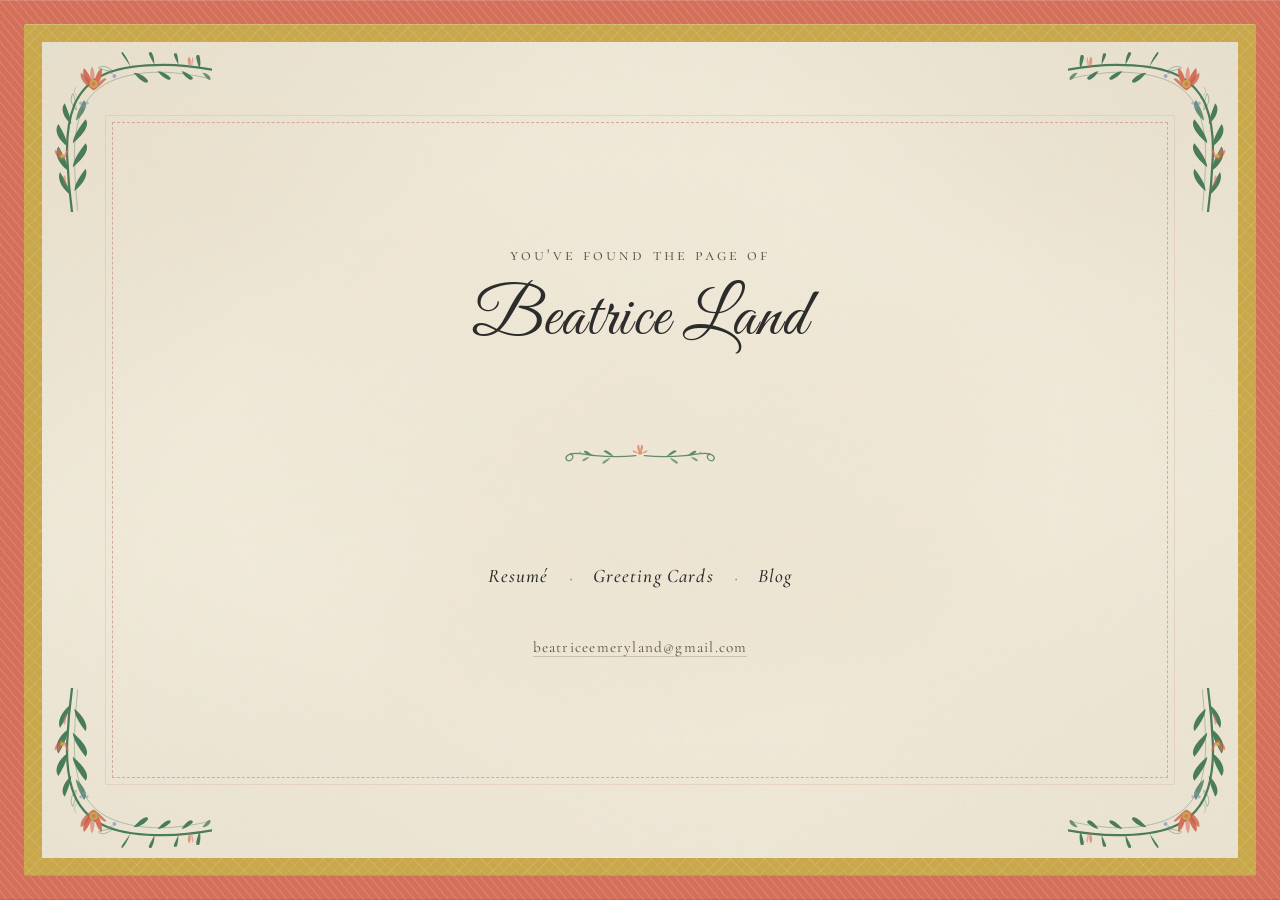
<file: index.html>
<!DOCTYPE html>
<html lang="en">
<head>
  <meta charset="UTF-8">
  <meta name="viewport" content="width=device-width, initial-scale=1.0">
  <title>Beatrice Land</title>
  <meta property="og:title" content="Beatrice Land">
  <meta property="og:description" content="Personal website of Beatrice Land">
  <meta property="og:type" content="website">
  <meta property="og:url" content="https://beatrice.land">
  <meta property="og:image" content="https://beatrice.land/preview.png">
  <link rel="icon" type="image/png" href="favicon.png">
  <link rel="preconnect" href="https://fonts.googleapis.com">
  <link rel="preconnect" href="https://fonts.gstatic.com" crossorigin>
  <link href="https://fonts.googleapis.com/css2?family=Cormorant+Garamond:ital,wght@0,300;0,400;0,500;0,600;1,300;1,400;1,500&family=Cormorant+SC:wght@300;400;500;600&family=Great+Vibes&display=swap" rel="stylesheet">
  <link rel="stylesheet" href="styles.css">
</head>
<body>

  <!-- SVG Definitions -->
  <svg class="svg-defs" aria-hidden="true" xmlns="http://www.w3.org/2000/svg">
    <defs>
      <!-- Paper grain texture filter -->
      <filter id="paper-grain" x="0" y="0" width="100%" height="100%">
        <feTurbulence type="fractalNoise" baseFrequency="0.65" numOctaves="5" stitchTiles="stitch" result="noise"/>
        <feColorMatrix type="saturate" values="0" in="noise" result="gray"/>
        <feComponentTransfer in="gray" result="faded">
          <feFuncA type="linear" slope="0.06"/>
        </feComponentTransfer>
        <feBlend in="SourceGraphic" in2="faded" mode="multiply"/>
      </filter>

      <!-- Corner botanical flourish (designed for top-left, rotated via CSS for other corners) -->
      <symbol id="corner-botanical" viewBox="0 0 200 200" overflow="visible">
        <!-- Main vine - sweeps up from bottom along left edge, curves across top -->
        <path d="M25,200 C22,178 20,155 19,132 C18,108 20,86 28,66 C36,48 50,34 70,26 C90,18 115,16 140,16 C160,16 178,18 200,22"
              fill="none" stroke="#4A7C59" stroke-width="2.8" stroke-linecap="round"/>

        <!-- Secondary vine, thinner, slightly offset -->
        <path d="M32,198 C30,176 28,152 28,128 C28,104 32,82 42,64 C52,48 66,38 86,32 C106,26 128,24 152,26 C170,28 186,30 198,34"
              fill="none" stroke="#4A7C59" stroke-width="1.2" stroke-linecap="round" opacity="0.4"/>

        <!-- ===== LARGE CORNER FLOWER (~52, 44) ===== -->
        <!-- Petals -->
        <path d="M52,48 C44,40 36,28 40,20 C46,26 52,38 52,48Z" fill="#D4705A"/>
        <path d="M52,48 C52,36 56,24 62,20 C64,30 58,42 52,48Z" fill="#D4705A"/>
        <path d="M52,48 C42,42 34,34 36,26 C44,30 50,40 52,48Z" fill="#C4604A" opacity="0.75"/>
        <path d="M52,48 C58,38 66,30 68,34 C62,40 56,46 52,48Z" fill="#C4604A" opacity="0.75"/>
        <path d="M52,48 C48,36 46,24 50,18 C54,24 54,36 52,48Z" fill="#D4705A" opacity="0.6"/>
        <!-- Flower center -->
        <circle cx="52" cy="40" r="5" fill="#C9A84C"/>
        <circle cx="52" cy="40" r="2.5" fill="#D4705A" opacity="0.8"/>

        <!-- ===== LEAVES ON LEFT VINE (vertical section) ===== -->
        <!-- Leaf pair at y~175 -->
        <path d="M22,178 C12,170 6,158 10,150 C16,160 22,170 22,178Z" fill="#4A7C59"/>
        <path d="M28,174 C38,166 46,154 42,146 C34,156 28,166 28,174Z" fill="#4A7C59"/>

        <!-- Leaf pair at y~145 -->
        <path d="M20,148 C8,140 2,126 8,118 C14,128 20,140 20,148Z" fill="#4A7C59"/>
        <path d="M26,144 C38,134 48,122 42,114 C34,124 26,136 26,144Z" fill="#4A7C59"/>

        <!-- Leaf pair at y~115 -->
        <path d="M19,118 C8,110 2,98 8,90 C14,100 19,110 19,118Z" fill="#4A7C59"/>
        <path d="M26,114 C38,104 48,92 42,84 C34,94 26,106 26,114Z" fill="#4A7C59"/>

        <!-- Single leaf at y~88 -->
        <path d="M24,90 C14,82 10,70 16,64 C20,74 24,84 24,90Z" fill="#4A7C59"/>
        <path d="M30,86 C40,78 46,66 40,60 C34,70 30,80 30,86Z" fill="#4A7C59" opacity="0.8"/>

        <!-- ===== LEAVES ON TOP VINE (horizontal section) ===== -->
        <!-- Leaf pair at x~100 -->
        <path d="M98,18 C90,6 84,0 88,0 C92,4 96,12 98,18Z" fill="#4A7C59"/>
        <path d="M102,26 C110,36 120,42 120,36 C116,30 108,26 102,26Z" fill="#4A7C59"/>

        <!-- Leaf pair at x~130 -->
        <path d="M128,16 C122,4 118,0 124,0 C128,6 128,12 128,16Z" fill="#4A7C59"/>
        <path d="M132,24 C140,34 150,38 148,32 C144,28 138,24 132,24Z" fill="#4A7C59"/>

        <!-- Leaf pair at x~160 -->
        <path d="M158,16 C152,4 150,0 156,2 C158,8 158,14 158,16Z" fill="#4A7C59"/>
        <path d="M162,24 C168,34 176,38 176,32 C172,28 166,24 162,24Z" fill="#4A7C59"/>

        <!-- Single leaves at x~185 -->
        <path d="M184,20 C180,8 178,2 184,4 C186,10 186,18 184,20Z" fill="#4A7C59"/>
        <path d="M188,26 C194,34 198,38 198,32 C196,28 192,26 188,26Z" fill="#4A7C59" opacity="0.8"/>

        <!-- ===== SECONDARY SMALL FLOWER on left vine (~14, 132) ===== -->
        <path d="M12,136 C8,130 4,124 8,120 C12,126 14,132 12,136Z" fill="#D4705A" opacity="0.75"/>
        <path d="M14,136 C18,130 22,124 20,120 C16,126 14,132 14,136Z" fill="#D4705A" opacity="0.75"/>
        <path d="M10,134 C6,130 2,126 4,122 C8,126 10,130 10,134Z" fill="#C4604A" opacity="0.6"/>
        <circle cx="13" cy="130" r="2.5" fill="#C9A84C"/>

        <!-- ===== SMALL BUD on top vine (~170, 18) ===== -->
        <path d="M172,20 C170,14 168,8 172,6 C174,10 174,16 172,20Z" fill="#D4705A" opacity="0.65"/>
        <path d="M174,20 C176,14 178,10 176,6 C174,10 174,16 174,20Z" fill="#D4705A" opacity="0.5"/>

        <!-- ===== SMALL BUD on left vine (~22, 165) ===== -->
        <path d="M18,168 C14,162 12,156 16,154 C18,160 18,166 18,168Z" fill="#D4705A" opacity="0.55"/>

        <!-- ===== BERRIES near corner ===== -->
        <circle cx="40" cy="68" r="2.5" fill="#7B8FBF" opacity="0.7"/>
        <circle cx="36" cy="64" r="2" fill="#7B8FBF" opacity="0.55"/>
        <circle cx="44" cy="64" r="1.8" fill="#7B8FBF" opacity="0.5"/>

        <circle cx="78" cy="30" r="2.5" fill="#7B8FBF" opacity="0.65"/>
        <circle cx="74" cy="26" r="1.8" fill="#7B8FBF" opacity="0.45"/>

        <!-- ===== TENDRILS (curling ends) ===== -->
        <path d="M30,72 C24,66 22,58 26,52 C28,56 30,64 30,72" fill="none" stroke="#4A7C59" stroke-width="1.2" stroke-linecap="round" opacity="0.45"/>
        <path d="M76,24 C70,18 62,16 58,20 C62,22 70,24 76,24" fill="none" stroke="#4A7C59" stroke-width="1.2" stroke-linecap="round" opacity="0.45"/>
        <path d="M34,58 C28,54 26,48 30,44" fill="none" stroke="#4A7C59" stroke-width="1" stroke-linecap="round" opacity="0.35"/>
      </symbol>

      <!-- Ornamental divider -->
      <symbol id="ornament-divider" viewBox="0 0 240 40">
        <!-- Center flower -->
        <path d="M120,16 C116,10 114,4 118,2 C120,6 120,12 120,16Z" fill="#D4705A" opacity="0.8"/>
        <path d="M120,16 C124,10 126,4 122,2 C120,6 120,12 120,16Z" fill="#D4705A" opacity="0.8"/>
        <path d="M120,16 C114,14 108,14 110,10 C114,12 118,14 120,16Z" fill="#D4705A" opacity="0.65"/>
        <path d="M120,16 C126,14 132,14 130,10 C126,12 122,14 120,16Z" fill="#D4705A" opacity="0.65"/>
        <circle cx="120" cy="14" r="3" fill="#C9A84C"/>
        <circle cx="120" cy="14" r="1.5" fill="#D4705A" opacity="0.7"/>

        <!-- Left scroll vine -->
        <path d="M114,18 C96,20 75,20 56,18 C38,16 24,12 16,18 C12,22 16,28 22,24 C26,21 24,16 20,16"
              fill="none" stroke="#4A7C59" stroke-width="1.8" stroke-linecap="round"/>
        <!-- Left leaves -->
        <path d="M82,19 C76,12 70,8 68,12 C72,15 78,18 82,19Z" fill="#4A7C59"/>
        <path d="M78,21 C72,28 66,32 66,28 C68,25 74,22 78,21Z" fill="#4A7C59" opacity="0.8"/>
        <path d="M52,18 C46,12 40,9 40,13 C42,16 48,18 52,18Z" fill="#4A7C59"/>
        <path d="M48,20 C42,26 36,28 38,24 C40,22 44,20 48,20Z" fill="#4A7C59" opacity="0.8"/>
        <!-- Left berry -->
        <circle cx="34" cy="14" r="1.8" fill="#7B8FBF" opacity="0.6"/>

        <!-- Right scroll vine (mirrored) -->
        <path d="M126,18 C144,20 165,20 184,18 C202,16 216,12 224,18 C228,22 224,28 218,24 C214,21 216,16 220,16"
              fill="none" stroke="#4A7C59" stroke-width="1.8" stroke-linecap="round"/>
        <!-- Right leaves -->
        <path d="M158,19 C164,12 170,8 172,12 C168,15 162,18 158,19Z" fill="#4A7C59"/>
        <path d="M162,21 C168,28 174,32 174,28 C172,25 166,22 162,21Z" fill="#4A7C59" opacity="0.8"/>
        <path d="M188,18 C194,12 200,9 200,13 C198,16 192,18 188,18Z" fill="#4A7C59"/>
        <path d="M192,20 C198,26 204,28 202,24 C200,22 196,20 192,20Z" fill="#4A7C59" opacity="0.8"/>
        <!-- Right berry -->
        <circle cx="206" cy="14" r="1.8" fill="#7B8FBF" opacity="0.6"/>
      </symbol>
    </defs>
  </svg>

  <div class="page">
    <div class="border-outer">
      <div class="border-middle">
        <main class="invitation-card">
          <!-- Paper grain texture overlay -->
          <svg class="paper-texture" aria-hidden="true" preserveAspectRatio="none">
            <filter id="grain" x="0" y="0" width="100%" height="100%">
              <feTurbulence type="fractalNoise" baseFrequency="0.8" numOctaves="4" stitchTiles="stitch"/>
              <feColorMatrix type="saturate" values="0"/>
            </filter>
            <rect width="100%" height="100%" filter="url(#grain)" opacity="0.07"/>
          </svg>

          <!-- Botanical corner flourishes -->
          <svg class="botanical corner-tl" aria-hidden="true"><use href="#corner-botanical"/></svg>
          <svg class="botanical corner-tr" aria-hidden="true"><use href="#corner-botanical"/></svg>
          <svg class="botanical corner-bl" aria-hidden="true"><use href="#corner-botanical"/></svg>
          <svg class="botanical corner-br" aria-hidden="true"><use href="#corner-botanical"/></svg>

          <!-- Inner decorative frame -->
          <div class="inner-frame">
            <div class="content">

              <p class="greeting">you've found the page of</p>

              <h1 class="name">Beatrice Land</h1>

              <svg class="divider" aria-hidden="true"><use href="#ornament-divider"/></svg>

              <nav class="links" role="navigation" aria-label="Main navigation">
                <a href="resume.html" class="link">Resumé</a>
                <span class="dot" aria-hidden="true">&middot;</span>
                <a href="art.html" class="link">Greeting Cards</a>
                <span class="dot" aria-hidden="true">&middot;</span>
                <a href="blog.html" class="link">Blog</a>
              </nav>

              <footer class="card-footer">
                <p class="contact">
                  <a href="mailto:beatriceemeryland@gmail.com" class="contact-link">beatriceemeryland@gmail.com</a>
                </p>
              </footer>

            </div>
          </div>
        </main>
      </div>
    </div>
  </div>

</body>
</html>
</file>
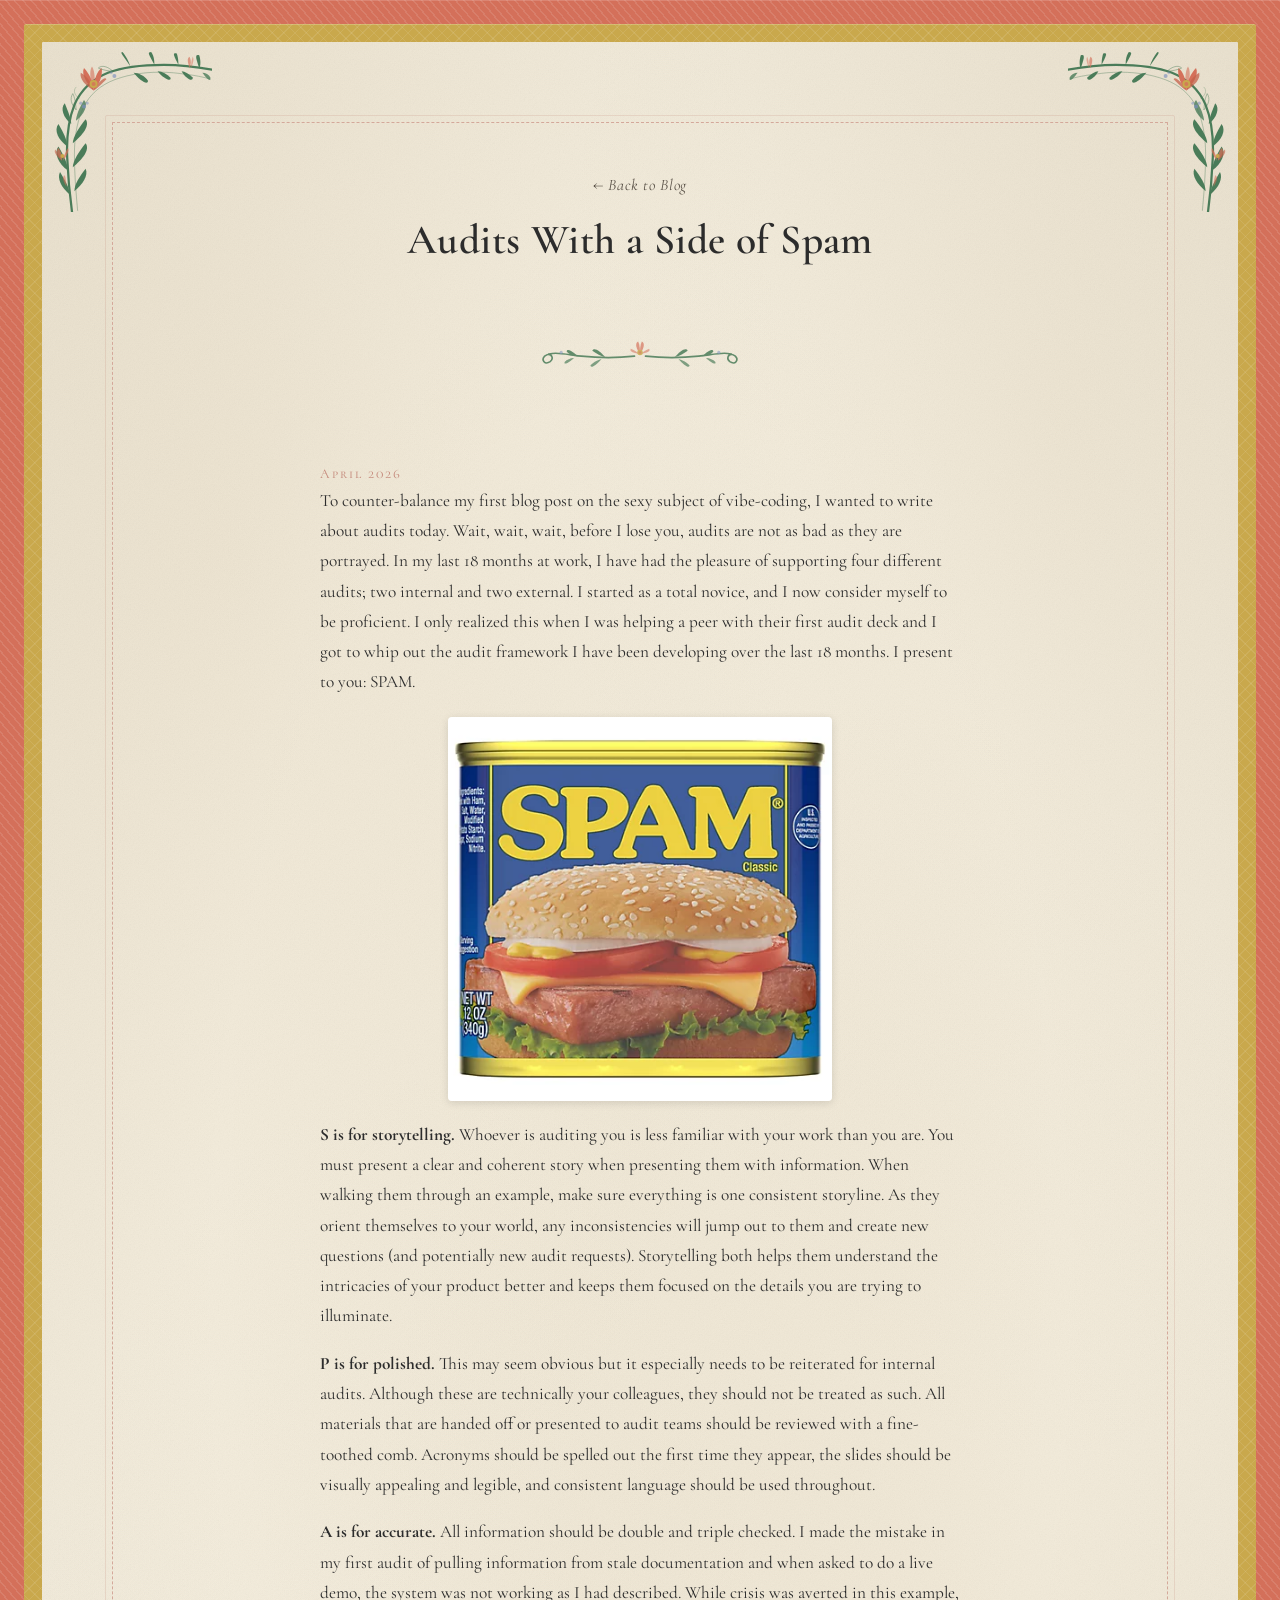
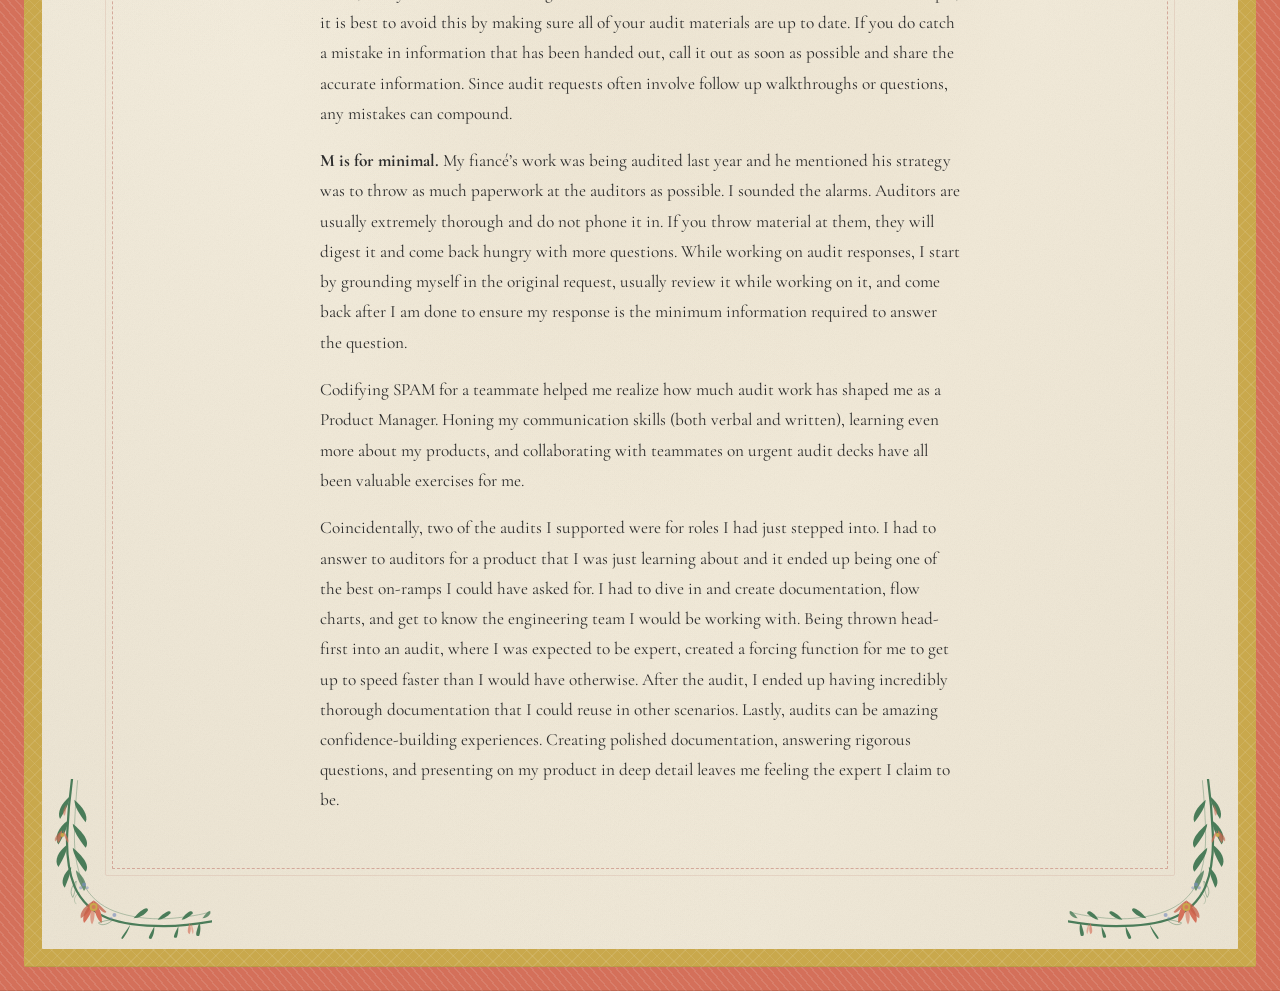
<file: audit.html>
<!DOCTYPE html>
<html lang="en">
<head>
  <meta charset="UTF-8">
  <meta name="viewport" content="width=device-width, initial-scale=1.0">
  <title>Audits With a Side of Spam — Beatrice Land</title>
  <link rel="icon" type="image/png" href="favicon.png">
  <link rel="preconnect" href="https://fonts.googleapis.com">
  <link rel="preconnect" href="https://fonts.gstatic.com" crossorigin>
  <link href="https://fonts.googleapis.com/css2?family=Cormorant+Garamond:ital,wght@0,300;0,400;0,500;0,600;1,300;1,400;1,500&family=Cormorant+SC:wght@300;400;500;600&family=Great+Vibes&display=swap" rel="stylesheet">
  <link rel="stylesheet" href="styles.css">
</head>
<body>

  <!-- SVG Definitions -->
  <svg class="svg-defs" aria-hidden="true" xmlns="http://www.w3.org/2000/svg">
    <defs>
      <symbol id="corner-botanical" viewBox="0 0 200 200" overflow="visible">
        <path d="M25,200 C22,178 20,155 19,132 C18,108 20,86 28,66 C36,48 50,34 70,26 C90,18 115,16 140,16 C160,16 178,18 200,22" fill="none" stroke="#4A7C59" stroke-width="2.8" stroke-linecap="round"/>
        <path d="M32,198 C30,176 28,152 28,128 C28,104 32,82 42,64 C52,48 66,38 86,32 C106,26 128,24 152,26 C170,28 186,30 198,34" fill="none" stroke="#4A7C59" stroke-width="1.2" stroke-linecap="round" opacity="0.4"/>
        <path d="M52,48 C44,40 36,28 40,20 C46,26 52,38 52,48Z" fill="#D4705A"/>
        <path d="M52,48 C52,36 56,24 62,20 C64,30 58,42 52,48Z" fill="#D4705A"/>
        <path d="M52,48 C42,42 34,34 36,26 C44,30 50,40 52,48Z" fill="#C4604A" opacity="0.75"/>
        <path d="M52,48 C58,38 66,30 68,34 C62,40 56,46 52,48Z" fill="#C4604A" opacity="0.75"/>
        <path d="M52,48 C48,36 46,24 50,18 C54,24 54,36 52,48Z" fill="#D4705A" opacity="0.6"/>
        <circle cx="52" cy="40" r="5" fill="#C9A84C"/>
        <circle cx="52" cy="40" r="2.5" fill="#D4705A" opacity="0.8"/>
        <path d="M22,178 C12,170 6,158 10,150 C16,160 22,170 22,178Z" fill="#4A7C59"/>
        <path d="M28,174 C38,166 46,154 42,146 C34,156 28,166 28,174Z" fill="#4A7C59"/>
        <path d="M20,148 C8,140 2,126 8,118 C14,128 20,140 20,148Z" fill="#4A7C59"/>
        <path d="M26,144 C38,134 48,122 42,114 C34,124 26,136 26,144Z" fill="#4A7C59"/>
        <path d="M19,118 C8,110 2,98 8,90 C14,100 19,110 19,118Z" fill="#4A7C59"/>
        <path d="M26,114 C38,104 48,92 42,84 C34,94 26,106 26,114Z" fill="#4A7C59"/>
        <path d="M24,90 C14,82 10,70 16,64 C20,74 24,84 24,90Z" fill="#4A7C59"/>
        <path d="M30,86 C40,78 46,66 40,60 C34,70 30,80 30,86Z" fill="#4A7C59" opacity="0.8"/>
        <path d="M98,18 C90,6 84,0 88,0 C92,4 96,12 98,18Z" fill="#4A7C59"/>
        <path d="M102,26 C110,36 120,42 120,36 C116,30 108,26 102,26Z" fill="#4A7C59"/>
        <path d="M128,16 C122,4 118,0 124,0 C128,6 128,12 128,16Z" fill="#4A7C59"/>
        <path d="M132,24 C140,34 150,38 148,32 C144,28 138,24 132,24Z" fill="#4A7C59"/>
        <path d="M158,16 C152,4 150,0 156,2 C158,8 158,14 158,16Z" fill="#4A7C59"/>
        <path d="M162,24 C168,34 176,38 176,32 C172,28 166,24 162,24Z" fill="#4A7C59"/>
        <path d="M184,20 C180,8 178,2 184,4 C186,10 186,18 184,20Z" fill="#4A7C59"/>
        <path d="M188,26 C194,34 198,38 198,32 C196,28 192,26 188,26Z" fill="#4A7C59" opacity="0.8"/>
        <path d="M12,136 C8,130 4,124 8,120 C12,126 14,132 12,136Z" fill="#D4705A" opacity="0.75"/>
        <path d="M14,136 C18,130 22,124 20,120 C16,126 14,132 14,136Z" fill="#D4705A" opacity="0.75"/>
        <path d="M10,134 C6,130 2,126 4,122 C8,126 10,130 10,134Z" fill="#C4604A" opacity="0.6"/>
        <circle cx="13" cy="130" r="2.5" fill="#C9A84C"/>
        <path d="M172,20 C170,14 168,8 172,6 C174,10 174,16 172,20Z" fill="#D4705A" opacity="0.65"/>
        <path d="M174,20 C176,14 178,10 176,6 C174,10 174,16 174,20Z" fill="#D4705A" opacity="0.5"/>
        <path d="M18,168 C14,162 12,156 16,154 C18,160 18,166 18,168Z" fill="#D4705A" opacity="0.55"/>
        <circle cx="40" cy="68" r="2.5" fill="#7B8FBF" opacity="0.7"/>
        <circle cx="36" cy="64" r="2" fill="#7B8FBF" opacity="0.55"/>
        <circle cx="44" cy="64" r="1.8" fill="#7B8FBF" opacity="0.5"/>
        <circle cx="78" cy="30" r="2.5" fill="#7B8FBF" opacity="0.65"/>
        <circle cx="74" cy="26" r="1.8" fill="#7B8FBF" opacity="0.45"/>
        <path d="M30,72 C24,66 22,58 26,52 C28,56 30,64 30,72" fill="none" stroke="#4A7C59" stroke-width="1.2" stroke-linecap="round" opacity="0.45"/>
        <path d="M76,24 C70,18 62,16 58,20 C62,22 70,24 76,24" fill="none" stroke="#4A7C59" stroke-width="1.2" stroke-linecap="round" opacity="0.45"/>
        <path d="M34,58 C28,54 26,48 30,44" fill="none" stroke="#4A7C59" stroke-width="1" stroke-linecap="round" opacity="0.35"/>
      </symbol>
      <symbol id="ornament-divider" viewBox="0 0 240 40">
        <path d="M120,16 C116,10 114,4 118,2 C120,6 120,12 120,16Z" fill="#D4705A" opacity="0.8"/>
        <path d="M120,16 C124,10 126,4 122,2 C120,6 120,12 120,16Z" fill="#D4705A" opacity="0.8"/>
        <path d="M120,16 C114,14 108,14 110,10 C114,12 118,14 120,16Z" fill="#D4705A" opacity="0.65"/>
        <path d="M120,16 C126,14 132,14 130,10 C126,12 122,14 120,16Z" fill="#D4705A" opacity="0.65"/>
        <circle cx="120" cy="14" r="3" fill="#C9A84C"/>
        <circle cx="120" cy="14" r="1.5" fill="#D4705A" opacity="0.7"/>
        <path d="M114,18 C96,20 75,20 56,18 C38,16 24,12 16,18 C12,22 16,28 22,24 C26,21 24,16 20,16" fill="none" stroke="#4A7C59" stroke-width="1.8" stroke-linecap="round"/>
        <path d="M82,19 C76,12 70,8 68,12 C72,15 78,18 82,19Z" fill="#4A7C59"/>
        <path d="M78,21 C72,28 66,32 66,28 C68,25 74,22 78,21Z" fill="#4A7C59" opacity="0.8"/>
        <path d="M52,18 C46,12 40,9 40,13 C42,16 48,18 52,18Z" fill="#4A7C59"/>
        <path d="M48,20 C42,26 36,28 38,24 C40,22 44,20 48,20Z" fill="#4A7C59" opacity="0.8"/>
        <circle cx="34" cy="14" r="1.8" fill="#7B8FBF" opacity="0.6"/>
        <path d="M126,18 C144,20 165,20 184,18 C202,16 216,12 224,18 C228,22 224,28 218,24 C214,21 216,16 220,16" fill="none" stroke="#4A7C59" stroke-width="1.8" stroke-linecap="round"/>
        <path d="M158,19 C164,12 170,8 172,12 C168,15 162,18 158,19Z" fill="#4A7C59"/>
        <path d="M162,21 C168,28 174,32 174,28 C172,25 166,22 162,21Z" fill="#4A7C59" opacity="0.8"/>
        <path d="M188,18 C194,12 200,9 200,13 C198,16 192,18 188,18Z" fill="#4A7C59"/>
        <path d="M192,20 C198,26 204,28 202,24 C200,22 196,20 192,20Z" fill="#4A7C59" opacity="0.8"/>
        <circle cx="206" cy="14" r="1.8" fill="#7B8FBF" opacity="0.6"/>
      </symbol>
    </defs>
  </svg>

  <div class="page">
    <div class="border-outer">
      <div class="border-middle">
        <main class="invitation-card">
          <svg class="paper-texture" aria-hidden="true" preserveAspectRatio="none">
            <filter id="grain" x="0" y="0" width="100%" height="100%">
              <feTurbulence type="fractalNoise" baseFrequency="0.8" numOctaves="4" stitchTiles="stitch"/>
              <feColorMatrix type="saturate" values="0"/>
            </filter>
            <rect width="100%" height="100%" filter="url(#grain)" opacity="0.07"/>
          </svg>

          <svg class="botanical corner-tl" aria-hidden="true"><use href="#corner-botanical"/></svg>
          <svg class="botanical corner-tr" aria-hidden="true"><use href="#corner-botanical"/></svg>
          <svg class="botanical corner-bl" aria-hidden="true"><use href="#corner-botanical"/></svg>
          <svg class="botanical corner-br" aria-hidden="true"><use href="#corner-botanical"/></svg>

          <div class="inner-frame">
            <div class="content subpage-content">

              <nav class="back-nav" aria-label="Back">
                <a href="blog.html" class="back-link">&larr; Back to Blog</a>
              </nav>

              <h1 class="page-title">Audits With a Side of Spam</h1>
              <svg class="divider" aria-hidden="true"><use href="#ornament-divider"/></svg>

              <div class="subpage-body">
                <article class="blog-post">
                  <time class="post-date">April 2026</time>
                  <div class="post-body">
                    <p>To counter-balance my first blog post on the sexy subject of vibe-coding, I wanted to write about audits today. Wait, wait, wait, before I lose you, audits are not as bad as they are portrayed. In my last 18 months at work, I have had the pleasure of supporting four different audits; two internal and two external. I started as a total novice, and I now consider myself to be proficient. I only realized this when I was helping a peer with their first audit deck and I got to whip out the audit framework I have been developing over the last 18 months. I present to you: SPAM.</p>

                    <div class="post-images post-images-1">
                      <img src="blog%20posts/audit/Spam.webp" alt="A can of Spam">
                    </div>

                    <p><strong>S is for storytelling.</strong> Whoever is auditing you is less familiar with your work than you are. You must present a clear and coherent story when presenting them with information. When walking them through an example, make sure everything is one consistent storyline. As they orient themselves to your world, any inconsistencies will jump out to them and create new questions (and potentially new audit requests). Storytelling both helps them understand the intricacies of your product better and keeps them focused on the details you are trying to illuminate.</p>

                    <p><strong>P is for polished.</strong> This may seem obvious but it especially needs to be reiterated for internal audits. Although these are technically your colleagues, they should not be treated as such. All materials that are handed off or presented to audit teams should be reviewed with a fine-toothed comb. Acronyms should be spelled out the first time they appear, the slides should be visually appealing and legible, and consistent language should be used throughout.</p>

                    <p><strong>A is for accurate.</strong> All information should be double and triple checked. I made the mistake in my first audit of pulling information from stale documentation and when asked to do a live demo, the system was not working as I had described. While crisis was averted in this example, it is best to avoid this by making sure all of your audit materials are up to date. If you do catch a mistake in information that has been handed out, call it out as soon as possible and share the accurate information. Since audit requests often involve follow up walkthroughs or questions, any mistakes can compound.</p>

                    <p><strong>M is for minimal.</strong> My fianc&eacute;&rsquo;s work was being audited last year and he mentioned his strategy was to throw as much paperwork at the auditors as possible. I sounded the alarms. Auditors are usually extremely thorough and do not phone it in. If you throw material at them, they will digest it and come back hungry with more questions. While working on audit responses, I start by grounding myself in the original request, usually review it while working on it, and come back after I am done to ensure my response is the minimum information required to answer the question.</p>

                    <p>Codifying SPAM for a teammate helped me realize how much audit work has shaped me as a Product Manager. Honing my communication skills (both verbal and written), learning even more about my products, and collaborating with teammates on urgent audit decks have all been valuable exercises for me.</p>

                    <p>Coincidentally, two of the audits I supported were for roles I had just stepped into. I had to answer to auditors for a product that I was just learning about and it ended up being one of the best on-ramps I could have asked for. I had to dive in and create documentation, flow charts, and get to know the engineering team I would be working with. Being thrown head-first into an audit, where I was expected to be expert, created a forcing function for me to get up to speed faster than I would have otherwise. After the audit, I ended up having incredibly thorough documentation that I could reuse in other scenarios. Lastly, audits can be amazing confidence-building experiences. Creating polished documentation, answering rigorous questions, and presenting on my product in deep detail leaves me feeling the expert I claim to be.</p>
                  </div>
                </article>
              </div>
            </div>
          </div>
        </main>
      </div>
    </div>
  </div>

</body>
</html>
</file>
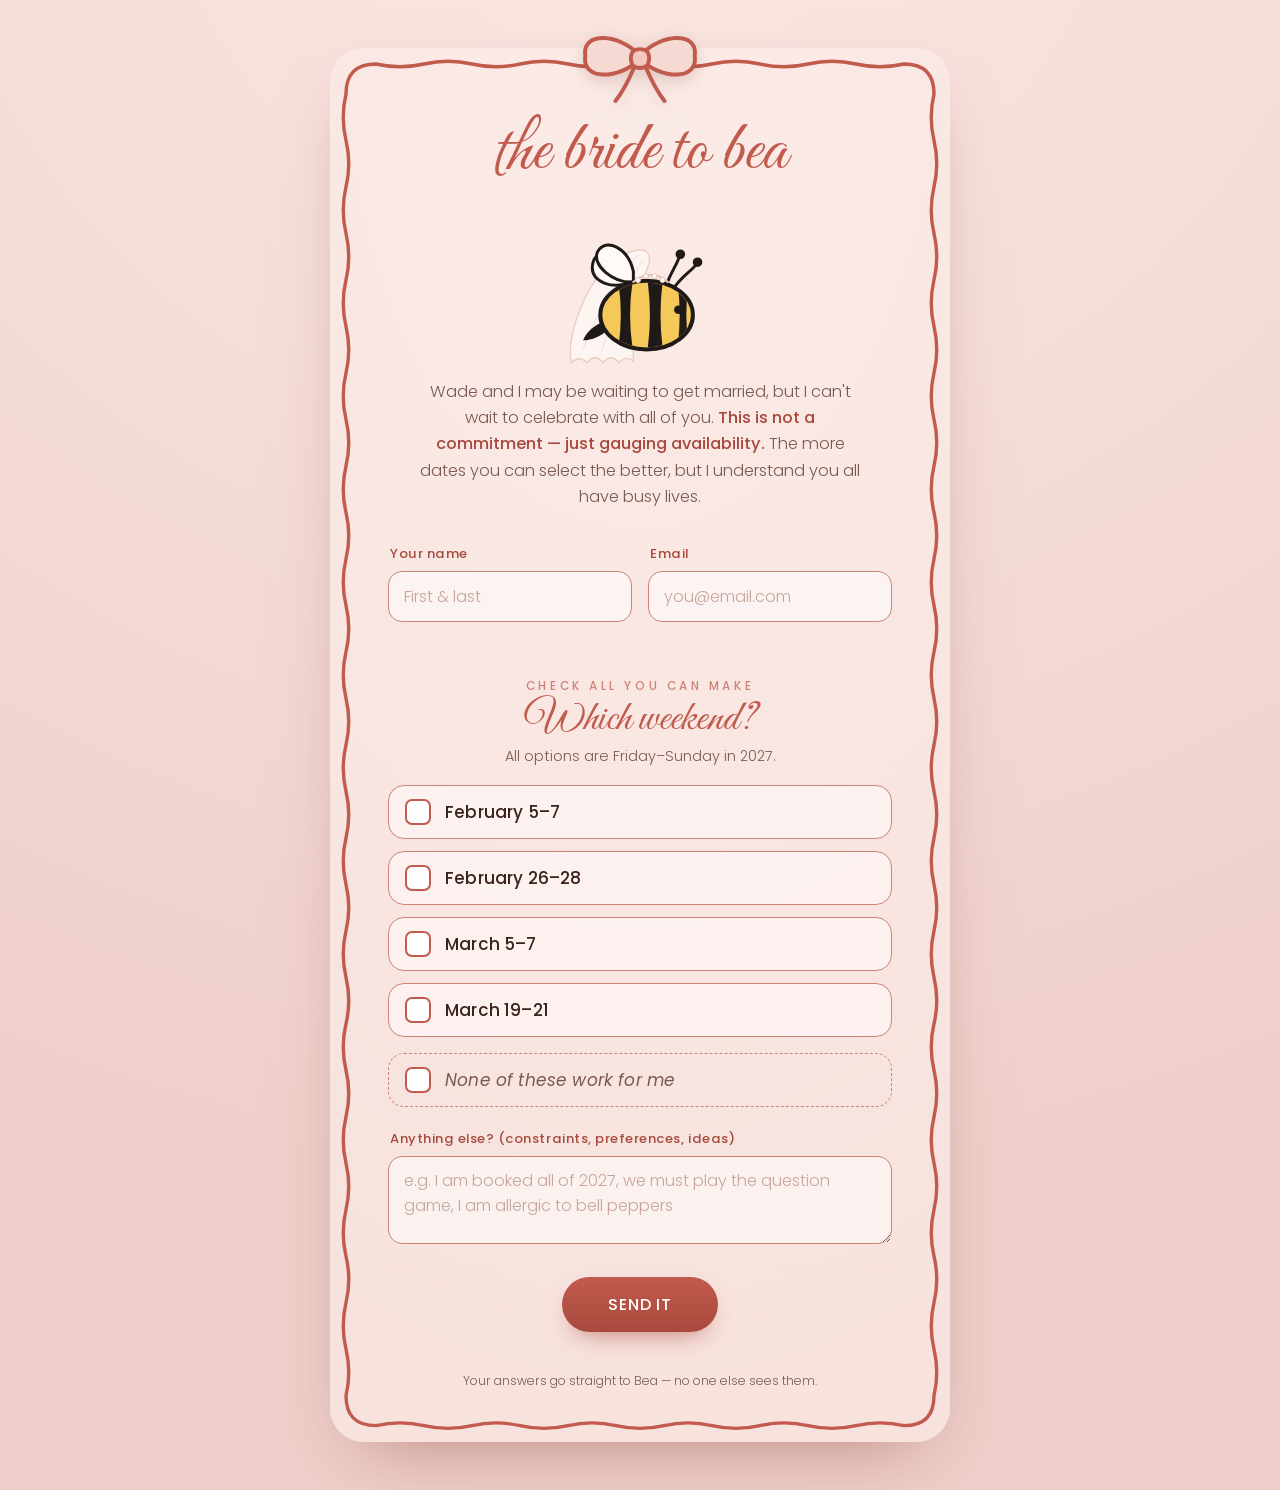
<file: bach-interest-form.html>
<!DOCTYPE html>
<html lang="en">
<head>
  <meta charset="UTF-8">
  <meta name="viewport" content="width=device-width, initial-scale=1.0">
  <title>Bride to Bea — Bachelorette Interest Form</title>
  <meta name="robots" content="noindex, nofollow">
  <meta property="og:title" content="Bride to Bea">
  <meta property="og:description" content="Help pick a weekend for Bea's bachelorette — let me know which dates you can make!">
  <meta property="og:type" content="website">
  <meta property="og:url" content="https://beatrice.land/bach-interest-form">
  <meta property="og:image" content="https://beatrice.land/bach-preview.png">
  <meta property="og:image:width" content="1200">
  <meta property="og:image:height" content="630">
  <meta name="twitter:card" content="summary_large_image">
  <meta name="twitter:title" content="Bride to Bea">
  <meta name="twitter:description" content="Your availability is requested for Beatrice Land's bachelorette.">
  <meta name="twitter:image" content="https://beatrice.land/bach-preview.png">
  <link rel="icon" href="data:image/svg+xml,<svg xmlns=%22http://www.w3.org/2000/svg%22 viewBox=%220 0 100 100%22><text y=%22.9em%22 font-size=%2290%22>🐝</text></svg>">
  <link rel="preconnect" href="https://fonts.googleapis.com">
  <link rel="preconnect" href="https://fonts.gstatic.com" crossorigin>
  <link href="https://fonts.googleapis.com/css2?family=Great+Vibes&family=Poppins:ital,wght@0,300;0,400;0,500;0,600;1,300&display=swap" rel="stylesheet">
  <style>
    :root {
      /* Blush + rose palette pulled from the invite */
      --blush:        #f5ddd9;
      --blush-deep:   #efcfc9;
      --card:         #fbebe7;
      --card-soft:    #f7e2dd;
      --rose:         #c15b4d;   /* wavy border / script ink */
      --rose-deep:    #a8493d;
      --rose-mute:    #cf8378;
      --honey:        #f2c14e;
      --honey-deep:   #e0a838;
      --ink:          #3a221e;
      --ink-soft:     #7a5952;
      --veil:         #fffaf7;
    }

    * , *::before, *::after { margin: 0; padding: 0; box-sizing: border-box; }

    html { -webkit-font-smoothing: antialiased; -moz-osx-font-smoothing: grayscale; font-size: 16px; }

    body {
      min-height: 100dvh;
      background:
        radial-gradient(120% 90% at 50% -10%, #fbe7e2 0%, var(--blush) 45%, var(--blush-deep) 100%);
      font-family: 'Poppins', sans-serif;
      color: var(--ink);
      display: flex;
      justify-content: center;
      padding: clamp(14px, 4vw, 48px);
    }

    /* ---- Card + wavy frame ---- */
    .card {
      position: relative;
      width: 100%;
      max-width: 620px;
      background:
        radial-gradient(140% 100% at 50% 0%, var(--card) 0%, var(--card-soft) 100%);
      border-radius: 34px;
      padding: clamp(40px, 7vw, 68px) clamp(26px, 6vw, 58px) clamp(34px, 6vw, 52px);
      box-shadow: 0 30px 70px -34px rgba(120, 50, 40, 0.5);
    }

    .frame {
      position: absolute;
      inset: 0;
      width: 100%;
      height: 100%;
      pointer-events: none;
      overflow: visible;
      z-index: 2;
    }
    .frame path {
      fill: none;
      stroke: var(--rose);
      stroke-width: 3.4;
      stroke-linecap: round;
      stroke-linejoin: round;
    }

    /* Bow sits over the top of the wavy frame */
    .bow {
      position: absolute;
      top: clamp(-30px, -5vw, -22px);
      left: 50%;
      transform: translateX(-50%);
      width: clamp(96px, 22vw, 132px);
      height: auto;
      z-index: 3;
      filter: drop-shadow(0 6px 8px rgba(120, 50, 40, 0.18));
    }

    /* ---- Header ---- */
    .eyebrow {
      text-align: center;
      font-size: clamp(.66rem, 2vw, .74rem);
      letter-spacing: .42em;
      text-transform: uppercase;
      color: var(--rose-mute);
      font-weight: 500;
      margin-bottom: 6px;
      padding-left: .42em;
    }
    .title {
      font-family: 'Great Vibes', cursive;
      text-align: center;
      color: var(--rose);
      font-size: clamp(2.5rem, 11.5vw, 4.4rem);
      line-height: 1.05;
      font-weight: 400;
      white-space: nowrap;
    }

    .bee-wrap { display: flex; justify-content: center; margin: 10px 0 4px; }
    .bee { width: clamp(120px, 34vw, 172px); height: auto; overflow: visible; }

    .intro {
      text-align: center;
      max-width: 44ch;
      margin: 6px auto clamp(24px, 5vw, 34px);
      font-size: clamp(.94rem, 2.6vw, 1.02rem);
      font-weight: 300;
      line-height: 1.6;
      color: var(--ink-soft);
    }
    .intro strong { font-weight: 500; color: var(--rose-deep); }

    /* ---- Form ---- */
    .field { margin-bottom: 20px; }
    .field > label {
      display: block;
      font-size: .82rem;
      letter-spacing: .04em;
      color: var(--rose-deep);
      font-weight: 500;
      margin-bottom: 7px;
      padding-left: 2px;
    }
    .row { display: grid; grid-template-columns: 1fr 1fr; gap: 16px; }
    @media (max-width: 460px) { .row { grid-template-columns: 1fr; gap: 0; } .row .field { margin-bottom: 20px; } }

    input[type="text"], input[type="email"], textarea {
      width: 100%;
      font-family: inherit;
      font-size: 1rem;
      font-weight: 300;
      color: var(--ink);
      background: rgba(255, 255, 255, 0.55);
      border: 1.6px solid var(--rose-mute);
      border-radius: 14px;
      padding: 12px 15px;
      transition: border-color .18s ease, box-shadow .18s ease, background .18s ease;
    }
    input::placeholder, textarea::placeholder { color: #c7a49c; font-weight: 300; }
    input:focus, textarea:focus {
      outline: none;
      border-color: var(--rose);
      background: #fff;
      box-shadow: 0 0 0 4px rgba(193, 91, 77, 0.14);
    }
    textarea { resize: vertical; min-height: 88px; line-height: 1.55; }

    /* Section heading for the dates */
    .dates-head { text-align: center; margin: clamp(20px, 5vw, 30px) 0 4px; }
    .dates-head .kicker {
      font-size: .74rem; letter-spacing: .3em; text-transform: uppercase;
      color: var(--rose-mute); font-weight: 500;
    }
    .dates-head h2 {
      font-family: 'Great Vibes', cursive;
      color: var(--rose);
      font-weight: 400;
      font-size: clamp(2rem, 8vw, 2.7rem);
      line-height: 1.05;
    }
    .dates-sub {
      text-align: center; font-size: .9rem; font-weight: 300; color: var(--ink-soft);
      margin-bottom: 18px;
    }

    /* Date rows — check the weekends you can make */
    .dates { list-style: none; display: flex; flex-direction: column; gap: 12px; margin-bottom: 8px; }
    .date-row {
      display: flex;
      align-items: center;
      gap: 14px;
      background: rgba(255, 255, 255, 0.45);
      border: 1.6px solid var(--rose-mute);
      border-radius: 16px;
      padding: 13px 16px;
      cursor: pointer;
      transition: border-color .18s ease, background .18s ease, box-shadow .18s ease, transform .12s ease;
    }
    .date-row:hover { border-color: var(--rose); background: rgba(255, 255, 255, 0.7); }
    .date-row:has(input:checked) {
      border-color: var(--rose);
      background: #fff;
      box-shadow: 0 8px 20px -12px rgba(168, 73, 61, 0.55);
    }
    .date-row input { position: absolute; opacity: 0; width: 0; height: 0; }
    .checkbox {
      flex: none;
      width: 26px; height: 26px;
      border: 2px solid var(--rose);
      border-radius: 7px;
      display: grid;
      place-items: center;
      background: #fff;
      transition: background .16s ease;
    }
    .checkbox svg { width: 16px; height: 16px; opacity: 0; transform: scale(.5); transition: opacity .16s ease, transform .16s ease; }
    .date-row input:checked + .checkbox { background: var(--rose); }
    .date-row input:checked + .checkbox svg { opacity: 1; transform: scale(1); }
    .date-row input:focus-visible + .checkbox { box-shadow: 0 0 0 4px rgba(193, 91, 77, 0.22); }
    .date-copy { display: flex; flex-direction: column; }
    .date-copy .d-main { font-size: 1.06rem; font-weight: 500; color: var(--ink); letter-spacing: .01em; }
    .date-copy .d-sub { font-size: .78rem; font-weight: 300; color: var(--ink-soft); letter-spacing: .04em; }

    .cant-make { margin-top: 4px; }
    .cant-make .date-row { background: transparent; border-style: dashed; }
    .cant-make .date-copy .d-main { font-weight: 400; font-style: italic; color: var(--ink-soft); }

    /* Submit */
    .submit-wrap { margin-top: 26px; text-align: center; }
    button.submit {
      font-family: 'Poppins', sans-serif;
      font-size: 1rem;
      font-weight: 500;
      letter-spacing: .06em;
      color: #fff;
      background: linear-gradient(180deg, var(--rose) 0%, var(--rose-deep) 100%);
      border: none;
      border-radius: 999px;
      padding: 15px 46px;
      cursor: pointer;
      box-shadow: 0 12px 26px -12px rgba(168, 73, 61, 0.7);
      transition: transform .12s ease, box-shadow .18s ease, filter .18s ease;
    }
    button.submit:hover { transform: translateY(-2px); box-shadow: 0 18px 32px -14px rgba(168, 73, 61, 0.75); }
    button.submit:active { transform: translateY(0); }
    button.submit:disabled { filter: saturate(.5) opacity(.7); cursor: default; transform: none; }
    .fine { margin-top: 14px; font-size: .76rem; font-weight: 300; color: var(--ink-soft); }
    .err { color: var(--rose-deep); font-weight: 400; font-size: .85rem; margin-top: 12px; min-height: 1em; }

    /* Thank-you state */
    .thanks { display: none; text-align: center; padding: 20px 4px 8px; }
    .thanks.show { display: block; animation: rise .5s ease both; }
    .thanks .th-bee { width: 120px; margin: 0 auto 8px; }
    .thanks h2 { font-family: 'Great Vibes', cursive; color: var(--rose); font-size: clamp(2.4rem, 9vw, 3.2rem); font-weight: 400; line-height: 1; }
    .thanks p { font-weight: 300; color: var(--ink-soft); margin-top: 8px; font-size: 1rem; }
    @keyframes rise { from { opacity: 0; transform: translateY(14px); } to { opacity: 1; transform: none; } }
    @media (prefers-reduced-motion: reduce) { *, *::before, *::after { animation-duration: .001ms !important; transition-duration: .001ms !important; } }

    /* Dev notice if the Google Form isn't wired up yet */
    .devnote {
      display: none;
      margin: 0 0 22px;
      padding: 12px 15px;
      border: 1.4px dashed var(--rose-mute);
      border-radius: 12px;
      background: rgba(255,255,255,.4);
      font-size: .8rem; font-weight: 300; color: var(--ink-soft); line-height: 1.5;
    }
    .devnote.show { display: block; }
    .devnote code { background: rgba(168,73,61,.1); padding: 1px 5px; border-radius: 5px; font-size: .92em; }
  </style>
</head>
<body>
  <main class="card" aria-labelledby="page-title">
    <!-- Wavy rose frame (path drawn by JS to fit the card at any size) -->
    <svg class="frame" preserveAspectRatio="none" aria-hidden="true"><path id="wavy"></path></svg>

    <!-- Hand-drawn bow over the top of the frame -->
    <svg class="bow" viewBox="0 0 140 90" aria-hidden="true">
      <g fill="none" stroke="#c15b4d" stroke-width="4.2" stroke-linecap="round" stroke-linejoin="round">
        <!-- left loop -->
        <path d="M70 40 C48 16 8 14 12 40 C8 66 46 66 70 44" fill="#f7d9d3"/>
        <!-- right loop -->
        <path d="M70 40 C92 16 132 14 128 40 C132 66 94 66 70 44" fill="#f7d9d3"/>
        <!-- knot -->
        <path d="M62 36 C66 32 74 32 78 36 C80 40 80 46 78 50 C74 54 66 54 62 50 C60 46 60 40 62 36 Z" fill="#f2c7bf"/>
        <!-- tails -->
        <path d="M64 52 C58 66 52 78 44 88"/>
        <path d="M76 52 C82 66 88 78 96 88"/>
      </g>
    </svg>

    <!-- ===== FORM ===== -->
    <form id="rsvp" novalidate>
      <h1 class="title" id="page-title">the bride to bea</h1>

      <div class="bee-wrap">
        <!-- Bee in a veil -->
        <svg class="bee" viewBox="0 0 260 262" role="img" aria-label="A cartoon bee wearing a bridal veil">
          <!-- Veil: attaches at the comb, sweeps up over the head, then cascades DOWN the BACK (left) of the bee -->
          <g>
            <path d="M140 106
                     C150 84 142 72 124 76
                     C92 82 58 116 40 164
                     C27 196 22 224 26 246
                     C34 238 42 238 50 246
                     C58 236 66 236 74 246
                     C82 236 90 236 98 246
                     C106 238 114 238 120 244
                     C118 198 122 150 140 106 Z"
                  fill="#fffaf7" fill-opacity="0.72" stroke="#ecccc1" stroke-width="2"/>
            <path d="M126 84 C96 122 62 172 44 226" fill="none" stroke="#efd3c9" stroke-width="1.3" opacity="0.85"/>
            <path d="M134 90 C112 130 86 178 72 230" fill="none" stroke="#efd3c9" stroke-width="1.3" opacity="0.7"/>
          </g>

          <!-- Wings -->
          <g fill="#fffaf7" stroke="#1f1a17" stroke-width="4.5" stroke-linejoin="round">
            <path d="M118 108 C96 74 60 72 58 100 C56 124 88 136 118 124 Z"/>
            <path d="M120 108 C112 72 78 56 66 78 C56 98 90 126 120 124 Z"/>
          </g>

          <!-- Body -->
          <g>
            <!-- stinger -->
            <path d="M74 184 C56 192 48 202 44 212 C58 212 70 206 82 196 Z" fill="#1f1a17"/>
            <!-- main body -->
            <ellipse cx="140" cy="174" rx="70" ry="52" fill="#f5c85a" stroke="#1f1a17" stroke-width="6"/>
            <!-- honey/black stripes, clipped to body -->
            <clipPath id="bodyClip"><ellipse cx="140" cy="174" rx="67" ry="49"/></clipPath>
            <g clip-path="url(#bodyClip)" fill="#1f1a17">
              <path d="M96 116 q10 58 0 116 q14 4 24 0 q-10 -58 0 -116 q-12 -4 -24 0 Z"/>
              <path d="M140 112 q10 62 0 124 q14 4 26 0 q-10 -62 0 -124 q-13 -4 -26 0 Z"/>
              <path d="M186 120 q8 54 0 108 q10 3 18 -1 q-8 -53 0 -106 q-9 -3 -18 -1 Z"/>
            </g>
            <!-- eye -->
            <circle cx="188" cy="166" r="6.5" fill="#1f1a17"/>
          </g>

          <!-- Antennae -->
          <g fill="none" stroke="#1f1a17" stroke-width="4.5" stroke-linecap="round">
            <path d="M182 132 C196 112 208 108 216 96"/>
            <path d="M170 128 C178 106 186 98 190 84"/>
            <circle cx="217" cy="94" r="5" fill="#1f1a17"/>
            <circle cx="191" cy="82" r="5" fill="#1f1a17"/>
          </g>

          <!-- Veil comb sitting ON the bee's head — shows where the veil attaches -->
          <g>
            <path d="M120 124 C136 110 158 110 172 124" fill="none" stroke="#e6c4b8" stroke-width="3.4" stroke-linecap="round"/>
            <circle cx="127" cy="121" r="3.8" fill="#fffaf7" stroke="#e6c4b8" stroke-width="1.5"/>
            <circle cx="139" cy="115" r="3.8" fill="#fffaf7" stroke="#e6c4b8" stroke-width="1.5"/>
            <circle cx="152" cy="115" r="3.8" fill="#fffaf7" stroke="#e6c4b8" stroke-width="1.5"/>
            <circle cx="164" cy="121" r="3.8" fill="#fffaf7" stroke="#e6c4b8" stroke-width="1.5"/>
          </g>
        </svg>
      </div>

      <p class="intro">
        Wade and I may be waiting to get married, but I can't wait to celebrate with all of you.
        <strong>This is not a commitment — just gauging availability.</strong>
        The more dates you can select the better, but I understand you all have busy lives.
      </p>

      <div class="devnote" id="devnote">
        <strong>Heads up (only you see this):</strong> the Google Form isn't connected yet.
        Fill in <code>FORM_CONFIG</code> at the bottom of this file with your form's action URL and
        <code>entry.####</code> field IDs, and this notice disappears.
      </div>

      <!-- Name + email -->
      <div class="row">
        <div class="field">
          <label for="name">Your name</label>
          <input type="text" id="name" name="name" placeholder="First & last" autocomplete="name" required>
        </div>
        <div class="field">
          <label for="email">Email</label>
          <input type="email" id="email" name="email" placeholder="you@email.com" autocomplete="email" required>
        </div>
      </div>

      <!-- Dates -->
      <div class="dates-head">
        <span class="kicker">check all you can make</span>
        <h2>Which weekend?</h2>
      </div>
      <p class="dates-sub">All options are Friday&ndash;Sunday in 2027.</p>

      <ul class="dates" id="dates">
        <li>
          <label class="date-row">
            <input type="checkbox" name="dates" value="February 5–7, 2027">
            <span class="checkbox"><svg viewBox="0 0 20 20" fill="none"><path d="M4 10.5l4 4 8-9" stroke="#fff" stroke-width="3" stroke-linecap="round" stroke-linejoin="round"/></svg></span>
            <span class="date-copy"><span class="d-main">February 5–7</span></span>
          </label>
        </li>
        <li>
          <label class="date-row">
            <input type="checkbox" name="dates" value="February 26–28, 2027">
            <span class="checkbox"><svg viewBox="0 0 20 20" fill="none"><path d="M4 10.5l4 4 8-9" stroke="#fff" stroke-width="3" stroke-linecap="round" stroke-linejoin="round"/></svg></span>
            <span class="date-copy"><span class="d-main">February 26–28</span></span>
          </label>
        </li>
        <li>
          <label class="date-row">
            <input type="checkbox" name="dates" value="March 5–7, 2027">
            <span class="checkbox"><svg viewBox="0 0 20 20" fill="none"><path d="M4 10.5l4 4 8-9" stroke="#fff" stroke-width="3" stroke-linecap="round" stroke-linejoin="round"/></svg></span>
            <span class="date-copy"><span class="d-main">March 5–7</span></span>
          </label>
        </li>
        <li>
          <label class="date-row">
            <input type="checkbox" name="dates" value="March 19–21, 2027">
            <span class="checkbox"><svg viewBox="0 0 20 20" fill="none"><path d="M4 10.5l4 4 8-9" stroke="#fff" stroke-width="3" stroke-linecap="round" stroke-linejoin="round"/></svg></span>
            <span class="date-copy"><span class="d-main">March 19–21</span></span>
          </label>
        </li>
        <li class="cant-make">
          <label class="date-row">
            <input type="checkbox" name="dates" value="Can't make any of these">
            <span class="checkbox"><svg viewBox="0 0 20 20" fill="none"><path d="M4 10.5l4 4 8-9" stroke="#fff" stroke-width="3" stroke-linecap="round" stroke-linejoin="round"/></svg></span>
            <span class="date-copy"><span class="d-main">None of these work for me</span></span>
          </label>
        </li>
      </ul>

      <!-- More info -->
      <div class="field" style="margin-top:22px">
        <label for="notes">Anything else? (constraints, preferences, ideas)</label>
        <textarea id="notes" name="notes" placeholder="e.g. I am booked all of 2027, we must play the question game, I am allergic to bell peppers"></textarea>
      </div>

      <div class="submit-wrap">
        <button type="submit" class="submit" id="submitBtn">SEND IT</button>
        <div class="err" id="err" role="alert"></div>
        <p class="fine">Your answers go straight to Bea — no one else sees them.</p>
      </div>
    </form>

    <!-- ===== THANK YOU ===== -->
    <div class="thanks" id="thanks" role="status">
      <div class="th-bee" aria-hidden="true" style="font-size:64px;line-height:1">🐝</div>
      <h2>Yay — got it!</h2>
      <p id="thanksMsg">Thank you, love. I'll be in touch once the votes are in. 🐝💕</p>
    </div>
  </main>

  <script>
    /* =========================================================================
       1) GOOGLE FORM CONFIG  —  fill these in to go live (see setup notes).
          - action:  your form's POST url, ends in /formResponse
          - entries: the entry.#### id for each question
       ========================================================================= */
    const FORM_CONFIG = {
      action: "https://docs.google.com/forms/d/e/1FAIpQLScMwT5lDEkt0mZaPlGanDqg9mv58r-QOYKqxledQFCesb8vDg/formResponse",
      entries: {
        name:  "entry.1597261623",
        email: "entry.1353746313",
        dates: "entry.1691188282",         // the checkbox question
        notes: "entry.1706547793"
      }
    };

    /* ========================================================================= */
    const $ = (s) => document.querySelector(s);
    const form = $("#rsvp");
    const errEl = $("#err");
    const btn = $("#submitBtn");

    const isConfigured = () =>
      FORM_CONFIG.action.startsWith("http") &&
      !Object.values(FORM_CONFIG.entries).some(v => v.includes("_ID"));

    if (!isConfigured()) $("#devnote").classList.add("show");

    /* ---- Draw the wavy rose frame to fit the card at any size ---- */
    const card = $(".card");
    const wavy = $("#wavy");

    function wobbleEdge(x0, y0, x1, y1, amp, wavelen) {
      // returns quadratic-bezier segments from (x0,y0)->(x1,y1) with a sine wobble
      const dx = x1 - x0, dy = y1 - y0;
      const len = Math.hypot(dx, dy);
      const ux = dx / len, uy = dy / len;      // unit along edge
      const nx = -uy, ny = ux;                  // unit normal (outward for CW-ish walk)
      const humps = Math.max(2, Math.round(len / wavelen));
      const step = len / humps;
      let d = "";
      for (let i = 0; i < humps; i++) {
        const midT = (i + 0.5) * step;
        const endT = (i + 1) * step;
        const sign = i % 2 === 0 ? 1 : -1;
        const cx = x0 + ux * midT + nx * amp * sign;
        const cy = y0 + uy * midT + ny * amp * sign;
        const ex = x0 + ux * endT;
        const ey = y0 + uy * endT;
        d += ` Q ${cx.toFixed(1)} ${cy.toFixed(1)} ${ex.toFixed(1)} ${ey.toFixed(1)}`;
      }
      return d;
    }

    function drawFrame() {
      const w = card.clientWidth;
      const h = card.clientHeight;
      const svg = $(".frame");
      svg.setAttribute("viewBox", `0 0 ${w} ${h}`);
      const m = 16;          // inset from card edge
      const r = 30;          // corner radius
      const amp = 5.5;       // wave height
      const wl = 46;         // wavelength
      const L = m, T = m, R = w - m, B = h - m;

      let d = `M ${L + r} ${T}`;
      d += wobbleEdge(L + r, T, R - r, T, amp, wl);        // top
      d += ` Q ${R} ${T} ${R} ${T + r}`;                    // TR corner
      d += wobbleEdge(R, T + r, R, B - r, amp, wl);         // right
      d += ` Q ${R} ${B} ${R - r} ${B}`;                    // BR corner
      d += wobbleEdge(R - r, B, L + r, B, amp, wl);         // bottom
      d += ` Q ${L} ${B} ${L} ${B - r}`;                    // BL corner
      d += wobbleEdge(L, B - r, L, T + r, amp, wl);         // left
      d += ` Q ${L} ${T} ${L + r} ${T}`;                    // TL corner
      d += " Z";
      wavy.setAttribute("d", d);
    }

    drawFrame();
    if (window.ResizeObserver) new ResizeObserver(drawFrame).observe(card);
    window.addEventListener("load", drawFrame);

    /* ---- "None of these" is mutually exclusive with the real dates ---- */
    const boxes = [...document.querySelectorAll('input[name="dates"]')];
    const noneBox = boxes.find(b => b.value.startsWith("Can't"));
    boxes.forEach(b => b.addEventListener("change", () => {
      if (b === noneBox && b.checked) boxes.filter(x => x !== noneBox).forEach(x => x.checked = false);
      else if (b !== noneBox && b.checked) noneBox.checked = false;
    }));

    /* ---- Submit ---- */
    form.addEventListener("submit", async (e) => {
      e.preventDefault();
      errEl.textContent = "";

      const name = $("#name").value.trim();
      const email = $("#email").value.trim();
      const checked = boxes.filter(b => b.checked);

      if (!name) return fail("Please add your name so I know who this is 🐝");
      if (!/^[^\s@]+@[^\s@]+\.[^\s@]+$/.test(email)) return fail("Please pop in a valid email.");
      if (checked.length === 0) return fail("Pick at least one weekend — or tick “None of these.”");

      btn.disabled = true;
      btn.textContent = "Sending…";

      if (!isConfigured()) {
        // Preview mode: show the thank-you so you can see the flow before wiring Google.
        console.warn("[bride-to-bea] FORM_CONFIG not set — preview only, nothing was saved.");
        return succeed();
      }

      try {
        const body = new URLSearchParams();
        body.append(FORM_CONFIG.entries.name, name);
        body.append(FORM_CONFIG.entries.email, email);
        body.append(FORM_CONFIG.entries.notes, $("#notes").value.trim());
        checked.forEach(b => body.append(FORM_CONFIG.entries.dates, b.value));

        await fetch(FORM_CONFIG.action, {
          method: "POST",
          mode: "no-cors",
          headers: { "Content-Type": "application/x-www-form-urlencoded" },
          body
        });
        succeed();
      } catch (_) {
        btn.disabled = false;
        btn.textContent = "SEND IT";
        fail("Hmm, that didn't send. Check your connection and try again?");
      }
    });

    function fail(msg) { errEl.textContent = msg; return false; }
    function succeed() {
      form.style.display = "none";
      $("#thanks").classList.add("show");
      $("#thanks").scrollIntoView({ behavior: "smooth", block: "center" });
    }
  </script>
</body>
</html>
</file>
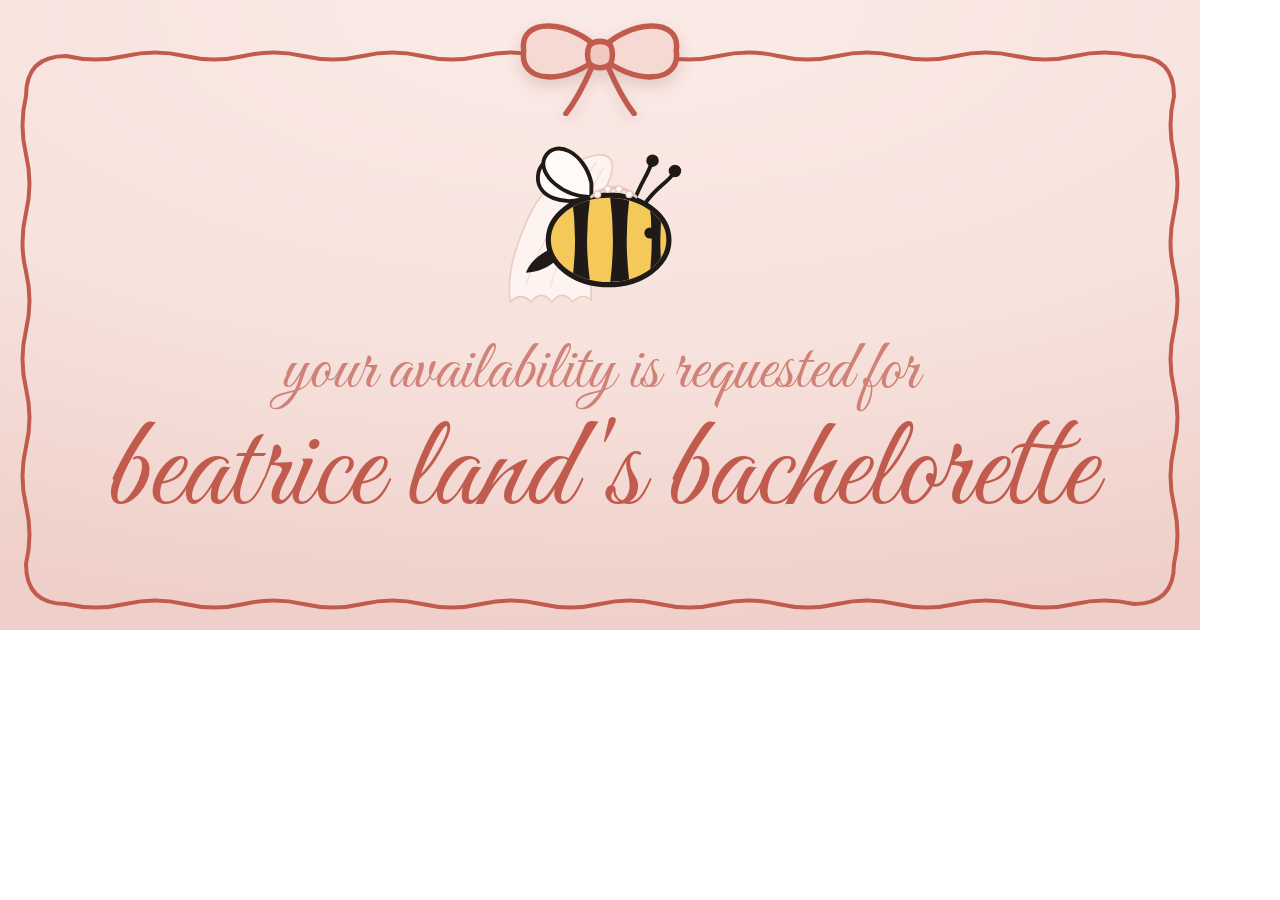
<file: bach-preview.html>
<!DOCTYPE html>
<html lang="en">
<head>
  <meta charset="UTF-8">
  <meta name="viewport" content="width=1200">
  <link rel="preconnect" href="https://fonts.googleapis.com">
  <link rel="preconnect" href="https://fonts.gstatic.com" crossorigin>
  <link href="https://fonts.googleapis.com/css2?family=Great+Vibes&family=Poppins:wght@400;500&display=swap" rel="stylesheet">
  <style>
    :root {
      --blush:      #f5ddd9;
      --blush-deep: #efcfc9;
      --card:       #fbebe7;
      --card-soft:  #f7e2dd;
      --rose:       #c15b4d;
      --rose-mute:  #cf8378;
      --ink:        #3a221e;
    }
    * { margin: 0; padding: 0; box-sizing: border-box; }
    body { width: 1200px; height: 630px; overflow: hidden; }

    .canvas {
      position: relative;
      width: 1200px;
      height: 630px;
      background: radial-gradient(120% 100% at 50% 0%, var(--card) 0%, var(--card-soft) 55%, var(--blush-deep) 100%);
      font-family: 'Poppins', sans-serif;
      color: var(--ink);
      display: flex;
      flex-direction: column;
      align-items: center;
      justify-content: center;
      text-align: center;
    }

    .frame { position: absolute; inset: 0; width: 100%; height: 100%; pointer-events: none; }
    .frame path { fill: none; stroke: var(--rose); stroke-width: 4; stroke-linecap: round; stroke-linejoin: round; }

    .bow { position: absolute; top: -2px; left: 50%; transform: translateX(-50%); width: 184px; filter: drop-shadow(0 6px 8px rgba(120,50,40,.18)); }

    .bee { width: 224px; height: auto; overflow: visible; margin-bottom: 20px; }

    .eyebrow {
      font-family: 'Great Vibes', cursive;
      font-size: 70px;
      line-height: 1;
      font-weight: 400;
      color: var(--rose-mute);
    }
    .title {
      font-family: 'Great Vibes', cursive;
      color: var(--rose);
      font-size: 132px;
      line-height: 1.0;
      font-weight: 400;
      margin-top: 2px;
    }
  </style>
</head>
<body>
  <div class="canvas">
    <svg class="frame" preserveAspectRatio="none"><path id="wavy"></path></svg>

    <svg class="bow" viewBox="0 0 140 90" aria-hidden="true">
      <g fill="none" stroke="#c15b4d" stroke-width="4.2" stroke-linecap="round" stroke-linejoin="round">
        <path d="M70 40 C48 16 8 14 12 40 C8 66 46 66 70 44" fill="#f7d9d3"/>
        <path d="M70 40 C92 16 132 14 128 40 C132 66 94 66 70 44" fill="#f7d9d3"/>
        <path d="M62 36 C66 32 74 32 78 36 C80 40 80 46 78 50 C74 54 66 54 62 50 C60 46 60 40 62 36 Z" fill="#f2c7bf"/>
        <path d="M64 52 C58 66 52 78 44 88"/>
        <path d="M76 52 C82 66 88 78 96 88"/>
      </g>
    </svg>

    <svg class="bee" viewBox="0 0 260 262" aria-hidden="true">
      <g>
        <path d="M140 106 C150 84 142 72 124 76 C92 82 58 116 40 164 C27 196 22 224 26 246 C34 238 42 238 50 246 C58 236 66 236 74 246 C82 236 90 236 98 246 C106 238 114 238 120 244 C118 198 122 150 140 106 Z"
              fill="#fffaf7" fill-opacity="0.72" stroke="#ecccc1" stroke-width="2"/>
        <path d="M126 84 C96 122 62 172 44 226" fill="none" stroke="#efd3c9" stroke-width="1.3" opacity="0.85"/>
        <path d="M134 90 C112 130 86 178 72 230" fill="none" stroke="#efd3c9" stroke-width="1.3" opacity="0.7"/>
      </g>
      <g fill="#fffaf7" stroke="#1f1a17" stroke-width="4.5" stroke-linejoin="round">
        <path d="M118 108 C96 74 60 72 58 100 C56 124 88 136 118 124 Z"/>
        <path d="M120 108 C112 72 78 56 66 78 C56 98 90 126 120 124 Z"/>
      </g>
      <g>
        <path d="M74 184 C56 192 48 202 44 212 C58 212 70 206 82 196 Z" fill="#1f1a17"/>
        <ellipse cx="140" cy="174" rx="70" ry="52" fill="#f5c85a" stroke="#1f1a17" stroke-width="6"/>
        <clipPath id="bodyClip"><ellipse cx="140" cy="174" rx="67" ry="49"/></clipPath>
        <g clip-path="url(#bodyClip)" fill="#1f1a17">
          <path d="M96 116 q10 58 0 116 q14 4 24 0 q-10 -58 0 -116 q-12 -4 -24 0 Z"/>
          <path d="M140 112 q10 62 0 124 q14 4 26 0 q-10 -62 0 -124 q-13 -4 -26 0 Z"/>
          <path d="M186 120 q8 54 0 108 q10 3 18 -1 q-8 -53 0 -106 q-9 -3 -18 -1 Z"/>
        </g>
        <circle cx="188" cy="166" r="6.5" fill="#1f1a17"/>
      </g>
      <g fill="none" stroke="#1f1a17" stroke-width="4.5" stroke-linecap="round">
        <path d="M182 132 C196 112 208 108 216 96"/>
        <path d="M170 128 C178 106 186 98 190 84"/>
        <circle cx="217" cy="94" r="5" fill="#1f1a17"/>
        <circle cx="191" cy="82" r="5" fill="#1f1a17"/>
      </g>
      <g>
        <path d="M120 124 C136 110 158 110 172 124" fill="none" stroke="#e6c4b8" stroke-width="3.4" stroke-linecap="round"/>
        <circle cx="127" cy="121" r="3.8" fill="#fffaf7" stroke="#e6c4b8" stroke-width="1.5"/>
        <circle cx="139" cy="115" r="3.8" fill="#fffaf7" stroke="#e6c4b8" stroke-width="1.5"/>
        <circle cx="152" cy="115" r="3.8" fill="#fffaf7" stroke="#e6c4b8" stroke-width="1.5"/>
        <circle cx="164" cy="121" r="3.8" fill="#fffaf7" stroke="#e6c4b8" stroke-width="1.5"/>
      </g>
    </svg>

    <p class="eyebrow">your availability is requested for</p>
    <h1 class="title">beatrice land's bachelorette</h1>
  </div>

  <script>
    function wobbleEdge(x0, y0, x1, y1, amp, wavelen) {
      const dx = x1 - x0, dy = y1 - y0, len = Math.hypot(dx, dy);
      const ux = dx / len, uy = dy / len, nx = -uy, ny = ux;
      const humps = Math.max(2, Math.round(len / wavelen)), step = len / humps;
      let d = "";
      for (let i = 0; i < humps; i++) {
        const midT = (i + 0.5) * step, endT = (i + 1) * step, sign = i % 2 === 0 ? 1 : -1;
        const cx = x0 + ux * midT + nx * amp * sign, cy = y0 + uy * midT + ny * amp * sign;
        const ex = x0 + ux * endT, ey = y0 + uy * endT;
        d += ` Q ${cx.toFixed(1)} ${cy.toFixed(1)} ${ex.toFixed(1)} ${ey.toFixed(1)}`;
      }
      return d;
    }
    (function drawFrame() {
      const w = 1200, h = 630, m = 26, mTop = 56, r = 40, amp = 7, wl = 58;
      const L = m, T = mTop, R = w - m, B = h - m;
      let d = `M ${L + r} ${T}`;
      d += wobbleEdge(L + r, T, R - r, T, amp, wl);
      d += ` Q ${R} ${T} ${R} ${T + r}`;
      d += wobbleEdge(R, T + r, R, B - r, amp, wl);
      d += ` Q ${R} ${B} ${R - r} ${B}`;
      d += wobbleEdge(R - r, B, L + r, B, amp, wl);
      d += ` Q ${L} ${B} ${L} ${B - r}`;
      d += wobbleEdge(L, B - r, L, T + r, amp, wl);
      d += ` Q ${L} ${T} ${L + r} ${T} Z`;
      document.getElementById("wavy").setAttribute("d", d);
      document.querySelector(".frame").setAttribute("viewBox", `0 0 ${w} ${h}`);
    })();
  </script>
</body>
</html>
</file>
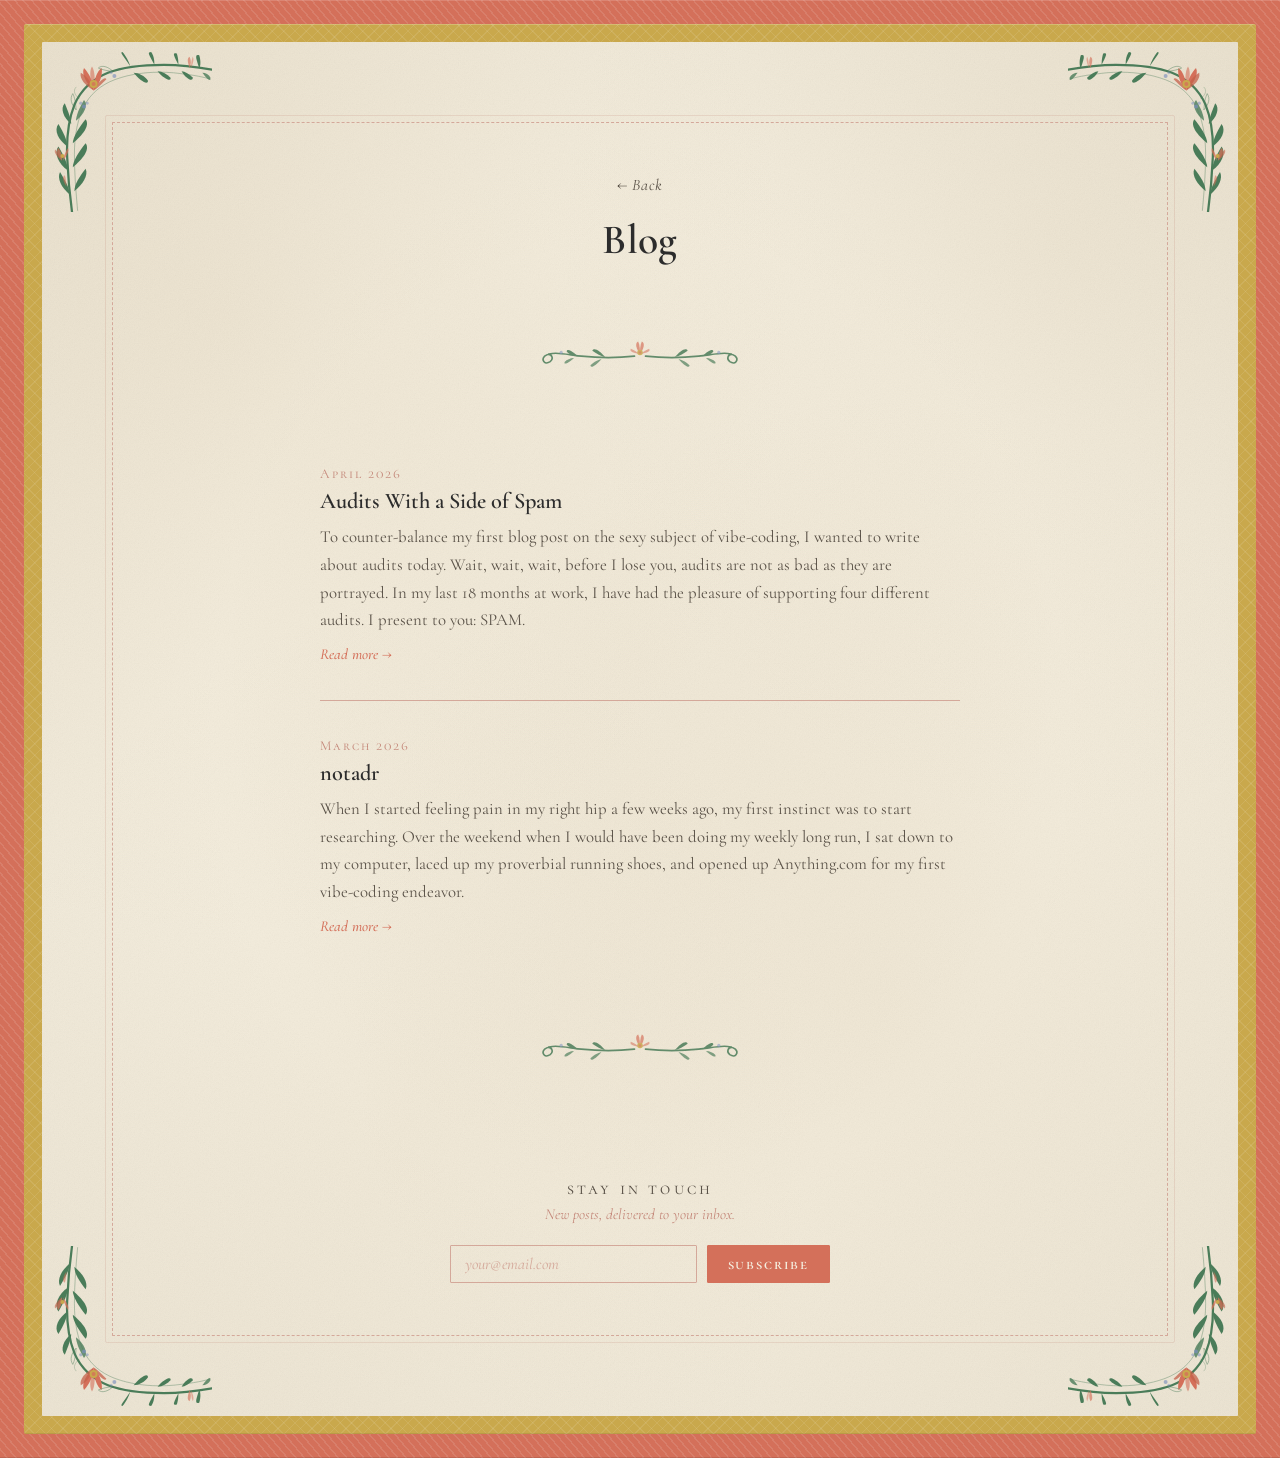
<file: blog.html>
<!DOCTYPE html>
<html lang="en">
<head>
  <meta charset="UTF-8">
  <meta name="viewport" content="width=device-width, initial-scale=1.0">
  <title>Blog — Beatrice Land</title>
  <link rel="icon" type="image/png" href="favicon.png">
  <link rel="preconnect" href="https://fonts.googleapis.com">
  <link rel="preconnect" href="https://fonts.gstatic.com" crossorigin>
  <link href="https://fonts.googleapis.com/css2?family=Cormorant+Garamond:ital,wght@0,300;0,400;0,500;0,600;1,300;1,400;1,500&family=Cormorant+SC:wght@300;400;500;600&family=Great+Vibes&display=swap" rel="stylesheet">
  <link rel="stylesheet" href="styles.css">
</head>
<body>

  <!-- SVG Definitions -->
  <svg class="svg-defs" aria-hidden="true" xmlns="http://www.w3.org/2000/svg">
    <defs>
      <symbol id="corner-botanical" viewBox="0 0 200 200" overflow="visible">
        <path d="M25,200 C22,178 20,155 19,132 C18,108 20,86 28,66 C36,48 50,34 70,26 C90,18 115,16 140,16 C160,16 178,18 200,22" fill="none" stroke="#4A7C59" stroke-width="2.8" stroke-linecap="round"/>
        <path d="M32,198 C30,176 28,152 28,128 C28,104 32,82 42,64 C52,48 66,38 86,32 C106,26 128,24 152,26 C170,28 186,30 198,34" fill="none" stroke="#4A7C59" stroke-width="1.2" stroke-linecap="round" opacity="0.4"/>
        <path d="M52,48 C44,40 36,28 40,20 C46,26 52,38 52,48Z" fill="#D4705A"/>
        <path d="M52,48 C52,36 56,24 62,20 C64,30 58,42 52,48Z" fill="#D4705A"/>
        <path d="M52,48 C42,42 34,34 36,26 C44,30 50,40 52,48Z" fill="#C4604A" opacity="0.75"/>
        <path d="M52,48 C58,38 66,30 68,34 C62,40 56,46 52,48Z" fill="#C4604A" opacity="0.75"/>
        <path d="M52,48 C48,36 46,24 50,18 C54,24 54,36 52,48Z" fill="#D4705A" opacity="0.6"/>
        <circle cx="52" cy="40" r="5" fill="#C9A84C"/>
        <circle cx="52" cy="40" r="2.5" fill="#D4705A" opacity="0.8"/>
        <path d="M22,178 C12,170 6,158 10,150 C16,160 22,170 22,178Z" fill="#4A7C59"/>
        <path d="M28,174 C38,166 46,154 42,146 C34,156 28,166 28,174Z" fill="#4A7C59"/>
        <path d="M20,148 C8,140 2,126 8,118 C14,128 20,140 20,148Z" fill="#4A7C59"/>
        <path d="M26,144 C38,134 48,122 42,114 C34,124 26,136 26,144Z" fill="#4A7C59"/>
        <path d="M19,118 C8,110 2,98 8,90 C14,100 19,110 19,118Z" fill="#4A7C59"/>
        <path d="M26,114 C38,104 48,92 42,84 C34,94 26,106 26,114Z" fill="#4A7C59"/>
        <path d="M24,90 C14,82 10,70 16,64 C20,74 24,84 24,90Z" fill="#4A7C59"/>
        <path d="M30,86 C40,78 46,66 40,60 C34,70 30,80 30,86Z" fill="#4A7C59" opacity="0.8"/>
        <path d="M98,18 C90,6 84,0 88,0 C92,4 96,12 98,18Z" fill="#4A7C59"/>
        <path d="M102,26 C110,36 120,42 120,36 C116,30 108,26 102,26Z" fill="#4A7C59"/>
        <path d="M128,16 C122,4 118,0 124,0 C128,6 128,12 128,16Z" fill="#4A7C59"/>
        <path d="M132,24 C140,34 150,38 148,32 C144,28 138,24 132,24Z" fill="#4A7C59"/>
        <path d="M158,16 C152,4 150,0 156,2 C158,8 158,14 158,16Z" fill="#4A7C59"/>
        <path d="M162,24 C168,34 176,38 176,32 C172,28 166,24 162,24Z" fill="#4A7C59"/>
        <path d="M184,20 C180,8 178,2 184,4 C186,10 186,18 184,20Z" fill="#4A7C59"/>
        <path d="M188,26 C194,34 198,38 198,32 C196,28 192,26 188,26Z" fill="#4A7C59" opacity="0.8"/>
        <path d="M12,136 C8,130 4,124 8,120 C12,126 14,132 12,136Z" fill="#D4705A" opacity="0.75"/>
        <path d="M14,136 C18,130 22,124 20,120 C16,126 14,132 14,136Z" fill="#D4705A" opacity="0.75"/>
        <path d="M10,134 C6,130 2,126 4,122 C8,126 10,130 10,134Z" fill="#C4604A" opacity="0.6"/>
        <circle cx="13" cy="130" r="2.5" fill="#C9A84C"/>
        <path d="M172,20 C170,14 168,8 172,6 C174,10 174,16 172,20Z" fill="#D4705A" opacity="0.65"/>
        <path d="M174,20 C176,14 178,10 176,6 C174,10 174,16 174,20Z" fill="#D4705A" opacity="0.5"/>
        <path d="M18,168 C14,162 12,156 16,154 C18,160 18,166 18,168Z" fill="#D4705A" opacity="0.55"/>
        <circle cx="40" cy="68" r="2.5" fill="#7B8FBF" opacity="0.7"/>
        <circle cx="36" cy="64" r="2" fill="#7B8FBF" opacity="0.55"/>
        <circle cx="44" cy="64" r="1.8" fill="#7B8FBF" opacity="0.5"/>
        <circle cx="78" cy="30" r="2.5" fill="#7B8FBF" opacity="0.65"/>
        <circle cx="74" cy="26" r="1.8" fill="#7B8FBF" opacity="0.45"/>
        <path d="M30,72 C24,66 22,58 26,52 C28,56 30,64 30,72" fill="none" stroke="#4A7C59" stroke-width="1.2" stroke-linecap="round" opacity="0.45"/>
        <path d="M76,24 C70,18 62,16 58,20 C62,22 70,24 76,24" fill="none" stroke="#4A7C59" stroke-width="1.2" stroke-linecap="round" opacity="0.45"/>
        <path d="M34,58 C28,54 26,48 30,44" fill="none" stroke="#4A7C59" stroke-width="1" stroke-linecap="round" opacity="0.35"/>
      </symbol>
      <symbol id="ornament-divider" viewBox="0 0 240 40">
        <path d="M120,16 C116,10 114,4 118,2 C120,6 120,12 120,16Z" fill="#D4705A" opacity="0.8"/>
        <path d="M120,16 C124,10 126,4 122,2 C120,6 120,12 120,16Z" fill="#D4705A" opacity="0.8"/>
        <path d="M120,16 C114,14 108,14 110,10 C114,12 118,14 120,16Z" fill="#D4705A" opacity="0.65"/>
        <path d="M120,16 C126,14 132,14 130,10 C126,12 122,14 120,16Z" fill="#D4705A" opacity="0.65"/>
        <circle cx="120" cy="14" r="3" fill="#C9A84C"/>
        <circle cx="120" cy="14" r="1.5" fill="#D4705A" opacity="0.7"/>
        <path d="M114,18 C96,20 75,20 56,18 C38,16 24,12 16,18 C12,22 16,28 22,24 C26,21 24,16 20,16" fill="none" stroke="#4A7C59" stroke-width="1.8" stroke-linecap="round"/>
        <path d="M82,19 C76,12 70,8 68,12 C72,15 78,18 82,19Z" fill="#4A7C59"/>
        <path d="M78,21 C72,28 66,32 66,28 C68,25 74,22 78,21Z" fill="#4A7C59" opacity="0.8"/>
        <path d="M52,18 C46,12 40,9 40,13 C42,16 48,18 52,18Z" fill="#4A7C59"/>
        <path d="M48,20 C42,26 36,28 38,24 C40,22 44,20 48,20Z" fill="#4A7C59" opacity="0.8"/>
        <circle cx="34" cy="14" r="1.8" fill="#7B8FBF" opacity="0.6"/>
        <path d="M126,18 C144,20 165,20 184,18 C202,16 216,12 224,18 C228,22 224,28 218,24 C214,21 216,16 220,16" fill="none" stroke="#4A7C59" stroke-width="1.8" stroke-linecap="round"/>
        <path d="M158,19 C164,12 170,8 172,12 C168,15 162,18 158,19Z" fill="#4A7C59"/>
        <path d="M162,21 C168,28 174,32 174,28 C172,25 166,22 162,21Z" fill="#4A7C59" opacity="0.8"/>
        <path d="M188,18 C194,12 200,9 200,13 C198,16 192,18 188,18Z" fill="#4A7C59"/>
        <path d="M192,20 C198,26 204,28 202,24 C200,22 196,20 192,20Z" fill="#4A7C59" opacity="0.8"/>
        <circle cx="206" cy="14" r="1.8" fill="#7B8FBF" opacity="0.6"/>
      </symbol>
    </defs>
  </svg>

  <div class="page">
    <div class="border-outer">
      <div class="border-middle">
        <main class="invitation-card">
          <svg class="paper-texture" aria-hidden="true" preserveAspectRatio="none">
            <filter id="grain" x="0" y="0" width="100%" height="100%">
              <feTurbulence type="fractalNoise" baseFrequency="0.8" numOctaves="4" stitchTiles="stitch"/>
              <feColorMatrix type="saturate" values="0"/>
            </filter>
            <rect width="100%" height="100%" filter="url(#grain)" opacity="0.07"/>
          </svg>

          <svg class="botanical corner-tl" aria-hidden="true"><use href="#corner-botanical"/></svg>
          <svg class="botanical corner-tr" aria-hidden="true"><use href="#corner-botanical"/></svg>
          <svg class="botanical corner-bl" aria-hidden="true"><use href="#corner-botanical"/></svg>
          <svg class="botanical corner-br" aria-hidden="true"><use href="#corner-botanical"/></svg>

          <div class="inner-frame">
            <div class="content subpage-content">

              <nav class="back-nav" aria-label="Back">
                <a href="index.html" class="back-link">&larr; Back</a>
              </nav>

              <h1 class="page-title">Blog</h1>
              <svg class="divider" aria-hidden="true"><use href="#ornament-divider"/></svg>

              <div class="subpage-body">

                <article class="blog-post">
                  <time class="post-date">April 2026</time>
                  <h2 class="post-title">Audits With a Side of Spam</h2>
                  <p class="post-excerpt">To counter-balance my first blog post on the sexy subject of vibe-coding, I wanted to write about audits today. Wait, wait, wait, before I lose you, audits are not as bad as they are portrayed. In my last 18 months at work, I have had the pleasure of supporting four different audits. I present to you: SPAM.</p>
                  <a href="audit.html" class="read-more">Read more &rarr;</a>
                </article>

                <article class="blog-post">
                  <time class="post-date">March 2026</time>
                  <h2 class="post-title">notadr</h2>
                  <p class="post-excerpt">When I started feeling pain in my right hip a few weeks ago, my first instinct was to start researching. Over the weekend when I would have been doing my weekly long run, I sat down to my computer, laced up my proverbial running shoes, and opened up Anything.com for my first vibe-coding endeavor.</p>
                  <a href="notadr.html" class="read-more">Read more &rarr;</a>
                </article>

              </div>

              <div class="subscribe-section">
                <svg class="divider" aria-hidden="true"><use href="#ornament-divider"/></svg>
                <p class="subscribe-heading">stay in touch</p>
                <p class="subscribe-note">New posts, delivered to your inbox.</p>
                <form
                  action="https://buttondown.com/api/emails/embed-subscribe/beatriceland"
                  method="post"
                  target="popupwindow"
                  class="subscribe-form"
                >
                  <input type="email" name="email" placeholder="your@email.com" required class="subscribe-input" />
                  <button type="submit" class="subscribe-button">Subscribe</button>
                </form>
              </div>

            </div>
          </div>
        </main>
      </div>
    </div>
  </div>

</body>
</html>
</file>
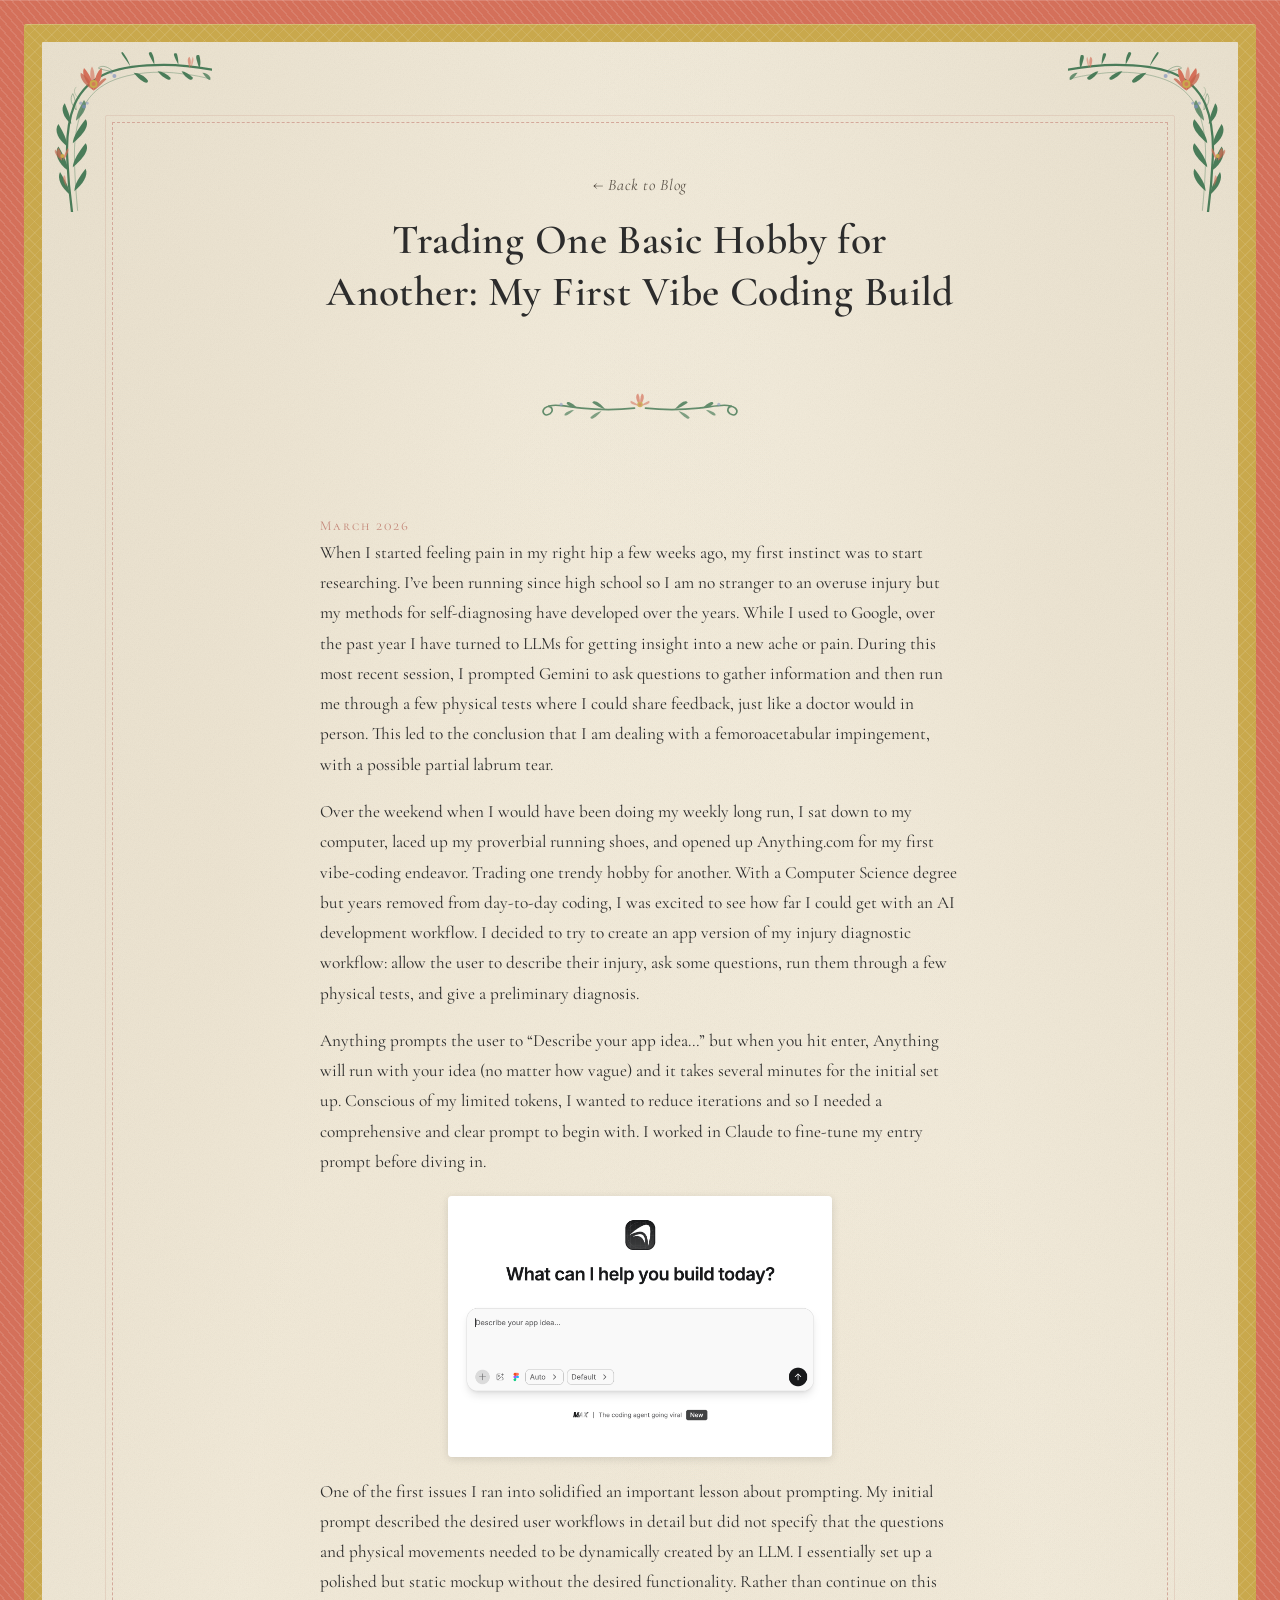
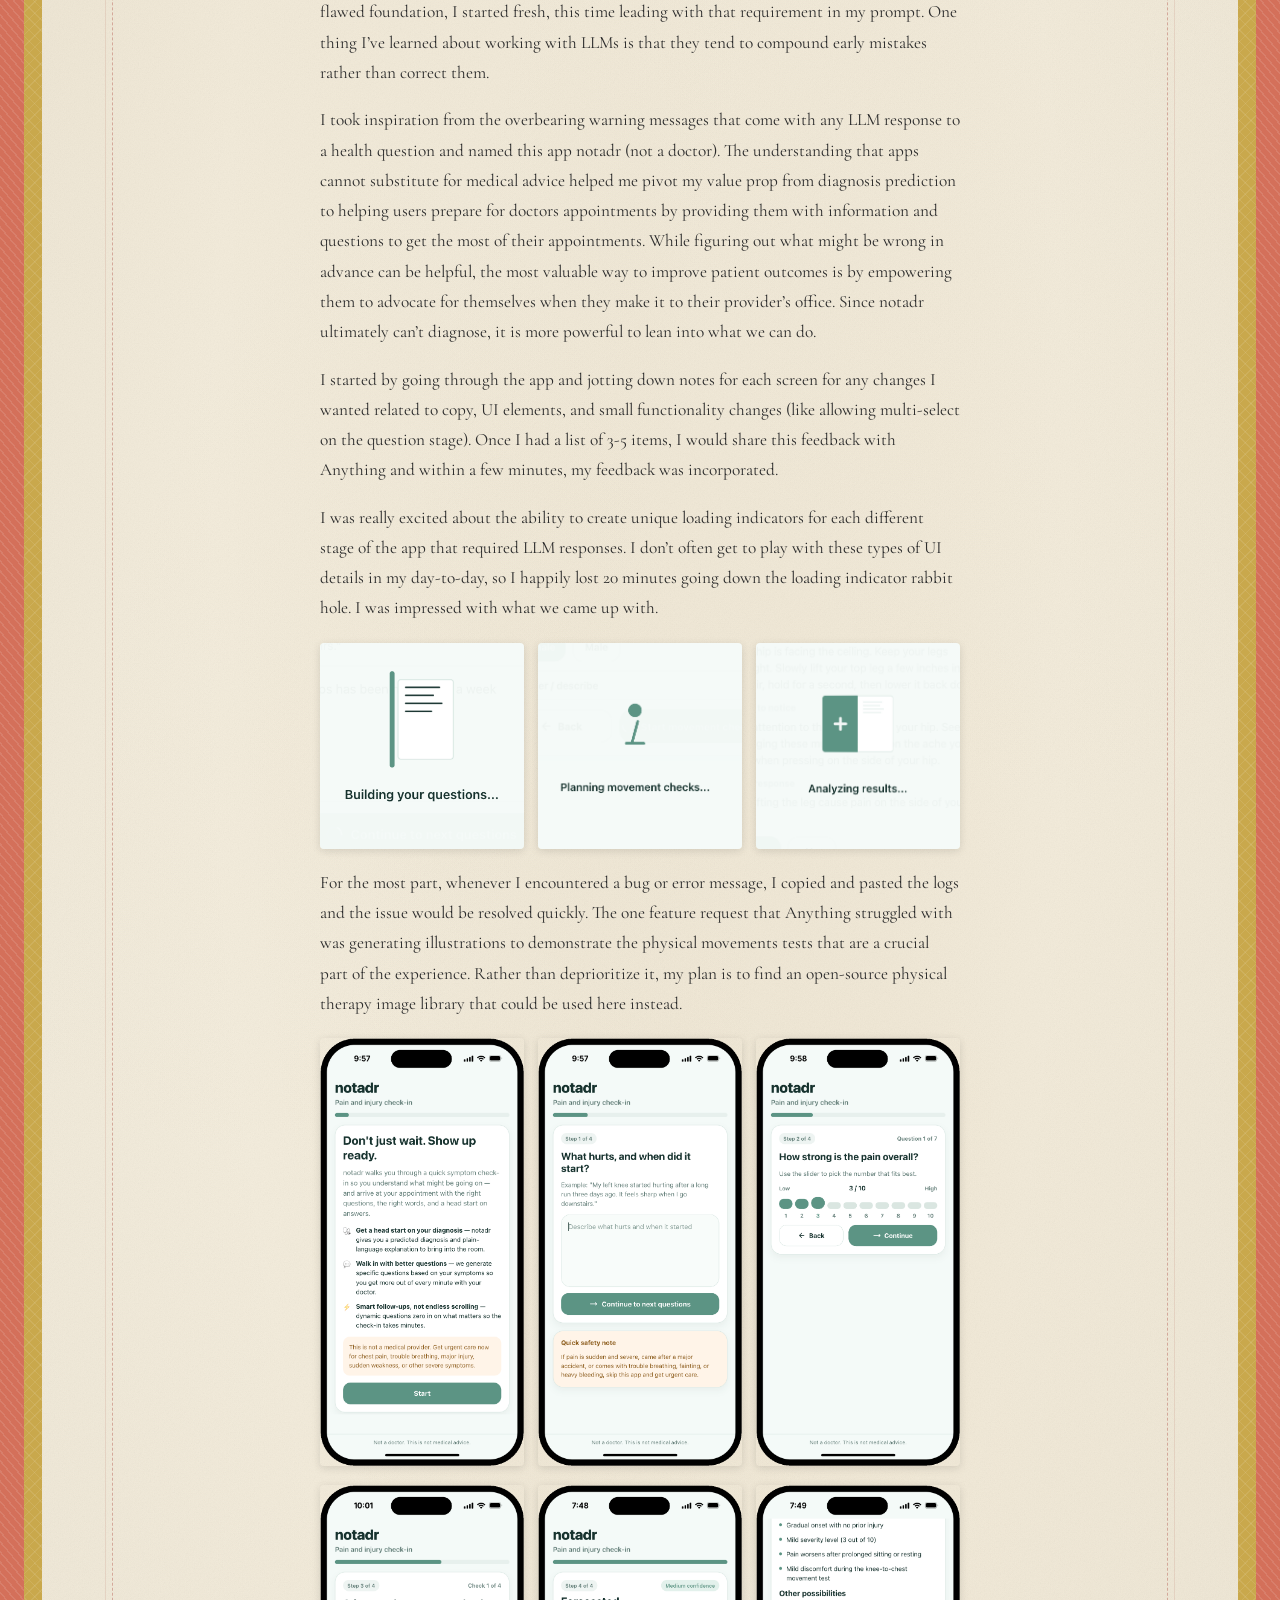
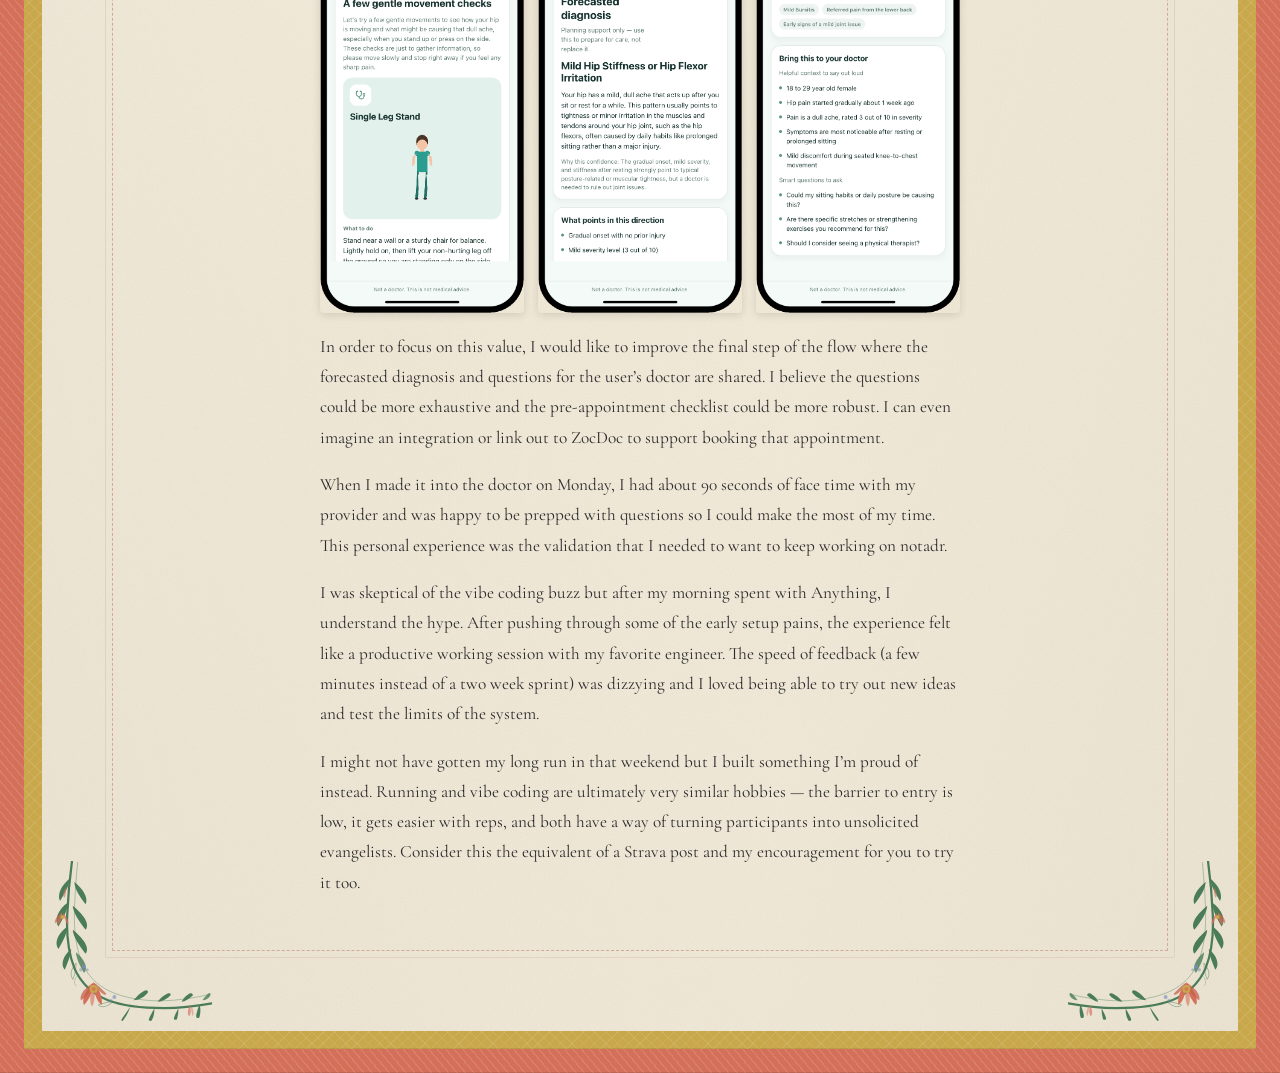
<file: notadr.html>
<!DOCTYPE html>
<html lang="en">
<head>
  <meta charset="UTF-8">
  <meta name="viewport" content="width=device-width, initial-scale=1.0">
  <title>Trading One Basic Hobby for Another — Beatrice Land</title>
  <link rel="icon" type="image/png" href="favicon.png">
  <link rel="preconnect" href="https://fonts.googleapis.com">
  <link rel="preconnect" href="https://fonts.gstatic.com" crossorigin>
  <link href="https://fonts.googleapis.com/css2?family=Cormorant+Garamond:ital,wght@0,300;0,400;0,500;0,600;1,300;1,400;1,500&family=Cormorant+SC:wght@300;400;500;600&family=Great+Vibes&display=swap" rel="stylesheet">
  <link rel="stylesheet" href="styles.css">
</head>
<body>

  <!-- SVG Definitions -->
  <svg class="svg-defs" aria-hidden="true" xmlns="http://www.w3.org/2000/svg">
    <defs>
      <symbol id="corner-botanical" viewBox="0 0 200 200" overflow="visible">
        <path d="M25,200 C22,178 20,155 19,132 C18,108 20,86 28,66 C36,48 50,34 70,26 C90,18 115,16 140,16 C160,16 178,18 200,22" fill="none" stroke="#4A7C59" stroke-width="2.8" stroke-linecap="round"/>
        <path d="M32,198 C30,176 28,152 28,128 C28,104 32,82 42,64 C52,48 66,38 86,32 C106,26 128,24 152,26 C170,28 186,30 198,34" fill="none" stroke="#4A7C59" stroke-width="1.2" stroke-linecap="round" opacity="0.4"/>
        <path d="M52,48 C44,40 36,28 40,20 C46,26 52,38 52,48Z" fill="#D4705A"/>
        <path d="M52,48 C52,36 56,24 62,20 C64,30 58,42 52,48Z" fill="#D4705A"/>
        <path d="M52,48 C42,42 34,34 36,26 C44,30 50,40 52,48Z" fill="#C4604A" opacity="0.75"/>
        <path d="M52,48 C58,38 66,30 68,34 C62,40 56,46 52,48Z" fill="#C4604A" opacity="0.75"/>
        <path d="M52,48 C48,36 46,24 50,18 C54,24 54,36 52,48Z" fill="#D4705A" opacity="0.6"/>
        <circle cx="52" cy="40" r="5" fill="#C9A84C"/>
        <circle cx="52" cy="40" r="2.5" fill="#D4705A" opacity="0.8"/>
        <path d="M22,178 C12,170 6,158 10,150 C16,160 22,170 22,178Z" fill="#4A7C59"/>
        <path d="M28,174 C38,166 46,154 42,146 C34,156 28,166 28,174Z" fill="#4A7C59"/>
        <path d="M20,148 C8,140 2,126 8,118 C14,128 20,140 20,148Z" fill="#4A7C59"/>
        <path d="M26,144 C38,134 48,122 42,114 C34,124 26,136 26,144Z" fill="#4A7C59"/>
        <path d="M19,118 C8,110 2,98 8,90 C14,100 19,110 19,118Z" fill="#4A7C59"/>
        <path d="M26,114 C38,104 48,92 42,84 C34,94 26,106 26,114Z" fill="#4A7C59"/>
        <path d="M24,90 C14,82 10,70 16,64 C20,74 24,84 24,90Z" fill="#4A7C59"/>
        <path d="M30,86 C40,78 46,66 40,60 C34,70 30,80 30,86Z" fill="#4A7C59" opacity="0.8"/>
        <path d="M98,18 C90,6 84,0 88,0 C92,4 96,12 98,18Z" fill="#4A7C59"/>
        <path d="M102,26 C110,36 120,42 120,36 C116,30 108,26 102,26Z" fill="#4A7C59"/>
        <path d="M128,16 C122,4 118,0 124,0 C128,6 128,12 128,16Z" fill="#4A7C59"/>
        <path d="M132,24 C140,34 150,38 148,32 C144,28 138,24 132,24Z" fill="#4A7C59"/>
        <path d="M158,16 C152,4 150,0 156,2 C158,8 158,14 158,16Z" fill="#4A7C59"/>
        <path d="M162,24 C168,34 176,38 176,32 C172,28 166,24 162,24Z" fill="#4A7C59"/>
        <path d="M184,20 C180,8 178,2 184,4 C186,10 186,18 184,20Z" fill="#4A7C59"/>
        <path d="M188,26 C194,34 198,38 198,32 C196,28 192,26 188,26Z" fill="#4A7C59" opacity="0.8"/>
        <path d="M12,136 C8,130 4,124 8,120 C12,126 14,132 12,136Z" fill="#D4705A" opacity="0.75"/>
        <path d="M14,136 C18,130 22,124 20,120 C16,126 14,132 14,136Z" fill="#D4705A" opacity="0.75"/>
        <path d="M10,134 C6,130 2,126 4,122 C8,126 10,130 10,134Z" fill="#C4604A" opacity="0.6"/>
        <circle cx="13" cy="130" r="2.5" fill="#C9A84C"/>
        <path d="M172,20 C170,14 168,8 172,6 C174,10 174,16 172,20Z" fill="#D4705A" opacity="0.65"/>
        <path d="M174,20 C176,14 178,10 176,6 C174,10 174,16 174,20Z" fill="#D4705A" opacity="0.5"/>
        <path d="M18,168 C14,162 12,156 16,154 C18,160 18,166 18,168Z" fill="#D4705A" opacity="0.55"/>
        <circle cx="40" cy="68" r="2.5" fill="#7B8FBF" opacity="0.7"/>
        <circle cx="36" cy="64" r="2" fill="#7B8FBF" opacity="0.55"/>
        <circle cx="44" cy="64" r="1.8" fill="#7B8FBF" opacity="0.5"/>
        <circle cx="78" cy="30" r="2.5" fill="#7B8FBF" opacity="0.65"/>
        <circle cx="74" cy="26" r="1.8" fill="#7B8FBF" opacity="0.45"/>
        <path d="M30,72 C24,66 22,58 26,52 C28,56 30,64 30,72" fill="none" stroke="#4A7C59" stroke-width="1.2" stroke-linecap="round" opacity="0.45"/>
        <path d="M76,24 C70,18 62,16 58,20 C62,22 70,24 76,24" fill="none" stroke="#4A7C59" stroke-width="1.2" stroke-linecap="round" opacity="0.45"/>
        <path d="M34,58 C28,54 26,48 30,44" fill="none" stroke="#4A7C59" stroke-width="1" stroke-linecap="round" opacity="0.35"/>
      </symbol>
      <symbol id="ornament-divider" viewBox="0 0 240 40">
        <path d="M120,16 C116,10 114,4 118,2 C120,6 120,12 120,16Z" fill="#D4705A" opacity="0.8"/>
        <path d="M120,16 C124,10 126,4 122,2 C120,6 120,12 120,16Z" fill="#D4705A" opacity="0.8"/>
        <path d="M120,16 C114,14 108,14 110,10 C114,12 118,14 120,16Z" fill="#D4705A" opacity="0.65"/>
        <path d="M120,16 C126,14 132,14 130,10 C126,12 122,14 120,16Z" fill="#D4705A" opacity="0.65"/>
        <circle cx="120" cy="14" r="3" fill="#C9A84C"/>
        <circle cx="120" cy="14" r="1.5" fill="#D4705A" opacity="0.7"/>
        <path d="M114,18 C96,20 75,20 56,18 C38,16 24,12 16,18 C12,22 16,28 22,24 C26,21 24,16 20,16" fill="none" stroke="#4A7C59" stroke-width="1.8" stroke-linecap="round"/>
        <path d="M82,19 C76,12 70,8 68,12 C72,15 78,18 82,19Z" fill="#4A7C59"/>
        <path d="M78,21 C72,28 66,32 66,28 C68,25 74,22 78,21Z" fill="#4A7C59" opacity="0.8"/>
        <path d="M52,18 C46,12 40,9 40,13 C42,16 48,18 52,18Z" fill="#4A7C59"/>
        <path d="M48,20 C42,26 36,28 38,24 C40,22 44,20 48,20Z" fill="#4A7C59" opacity="0.8"/>
        <circle cx="34" cy="14" r="1.8" fill="#7B8FBF" opacity="0.6"/>
        <path d="M126,18 C144,20 165,20 184,18 C202,16 216,12 224,18 C228,22 224,28 218,24 C214,21 216,16 220,16" fill="none" stroke="#4A7C59" stroke-width="1.8" stroke-linecap="round"/>
        <path d="M158,19 C164,12 170,8 172,12 C168,15 162,18 158,19Z" fill="#4A7C59"/>
        <path d="M162,21 C168,28 174,32 174,28 C172,25 166,22 162,21Z" fill="#4A7C59" opacity="0.8"/>
        <path d="M188,18 C194,12 200,9 200,13 C198,16 192,18 188,18Z" fill="#4A7C59"/>
        <path d="M192,20 C198,26 204,28 202,24 C200,22 196,20 192,20Z" fill="#4A7C59" opacity="0.8"/>
        <circle cx="206" cy="14" r="1.8" fill="#7B8FBF" opacity="0.6"/>
      </symbol>
    </defs>
  </svg>

  <div class="page">
    <div class="border-outer">
      <div class="border-middle">
        <main class="invitation-card">
          <svg class="paper-texture" aria-hidden="true" preserveAspectRatio="none">
            <filter id="grain" x="0" y="0" width="100%" height="100%">
              <feTurbulence type="fractalNoise" baseFrequency="0.8" numOctaves="4" stitchTiles="stitch"/>
              <feColorMatrix type="saturate" values="0"/>
            </filter>
            <rect width="100%" height="100%" filter="url(#grain)" opacity="0.07"/>
          </svg>

          <svg class="botanical corner-tl" aria-hidden="true"><use href="#corner-botanical"/></svg>
          <svg class="botanical corner-tr" aria-hidden="true"><use href="#corner-botanical"/></svg>
          <svg class="botanical corner-bl" aria-hidden="true"><use href="#corner-botanical"/></svg>
          <svg class="botanical corner-br" aria-hidden="true"><use href="#corner-botanical"/></svg>

          <div class="inner-frame">
            <div class="content subpage-content">

              <nav class="back-nav" aria-label="Back">
                <a href="blog.html" class="back-link">&larr; Back to Blog</a>
              </nav>

              <h1 class="page-title">Trading One Basic Hobby for Another: My First Vibe Coding Build</h1>
              <svg class="divider" aria-hidden="true"><use href="#ornament-divider"/></svg>

              <div class="subpage-body">
                <article class="blog-post">
                  <time class="post-date">March 2026</time>
                  <div class="post-body">
                    <p>When I started feeling pain in my right hip a few weeks ago, my first instinct was to start researching. I&rsquo;ve been running since high school so I am no stranger to an overuse injury but my methods for self-diagnosing have developed over the years. While I used to Google, over the past year I have turned to LLMs for getting insight into a new ache or pain. During this most recent session, I prompted Gemini to ask questions to gather information and then run me through a few physical tests where I could share feedback, just like a doctor would in person. This led to the conclusion that I am dealing with a femoroacetabular impingement, with a possible partial labrum tear.</p>

                    <p>Over the weekend when I would have been doing my weekly long run, I sat down to my computer, laced up my proverbial running shoes, and opened up Anything.com for my first vibe-coding endeavor. Trading one trendy hobby for another. With a Computer Science degree but years removed from day-to-day coding, I was excited to see how far I could get with an AI development workflow. I decided to try to create an app version of my injury diagnostic workflow: allow the user to describe their injury, ask some questions, run them through a few physical tests, and give a preliminary diagnosis.</p>

                    <p>Anything prompts the user to &ldquo;Describe your app idea&hellip;&rdquo; but when you hit enter, Anything will run with your idea (no matter how vague) and it takes several minutes for the initial set up. Conscious of my limited tokens, I wanted to reduce iterations and so I needed a comprehensive and clear prompt to begin with. I worked in Claude to fine-tune my entry prompt before diving in.</p>

                    <div class="post-images post-images-1">
                      <img src="blog%20posts/notadr/anything%20prompt.png" alt="Anything.com prompt screen">
                    </div>

                    <p>One of the first issues I ran into solidified an important lesson about prompting. My initial prompt described the desired user workflows in detail but did not specify that the questions and physical movements needed to be dynamically created by an LLM. I essentially set up a polished but static mockup without the desired functionality. Rather than continue on this flawed foundation, I started fresh, this time leading with that requirement in my prompt. One thing I&rsquo;ve learned about working with LLMs is that they tend to compound early mistakes rather than correct them.</p>

                    <p>I took inspiration from the overbearing warning messages that come with any LLM response to a health question and named this app notadr (not a doctor). The understanding that apps cannot substitute for medical advice helped me pivot my value prop from diagnosis prediction to helping users prepare for doctors appointments by providing them with information and questions to get the most of their appointments. While figuring out what might be wrong in advance can be helpful, the most valuable way to improve patient outcomes is by empowering them to advocate for themselves when they make it to their provider&rsquo;s office. Since notadr ultimately can&rsquo;t diagnose, it is more powerful to lean into what we can do.</p>

                    <p>I started by going through the app and jotting down notes for each screen for any changes I wanted related to copy, UI elements, and small functionality changes (like allowing multi-select on the question stage). Once I had a list of 3-5 items, I would share this feedback with Anything and within a few minutes, my feedback was incorporated.</p>

                    <p>I was really excited about the ability to create unique loading indicators for each different stage of the app that required LLM responses. I don&rsquo;t often get to play with these types of UI details in my day-to-day, so I happily lost 20 minutes going down the loading indicator rabbit hole. I was impressed with what we came up with.</p>

                    <div class="post-images post-images-3">
                      <img src="blog%20posts/notadr/building%20your%20questions%20square.png" alt="Building your questions loading screen">
                      <img src="blog%20posts/notadr/planning%20movement%20checks%20square.png" alt="Planning movement checks loading screen">
                      <img src="blog%20posts/notadr/analyzing%20results%20square.png" alt="Analyzing results loading screen">
                    </div>

                    <p>For the most part, whenever I encountered a bug or error message, I copied and pasted the logs and the issue would be resolved quickly. The one feature request that Anything struggled with was generating illustrations to demonstrate the physical movements tests that are a crucial part of the experience. Rather than deprioritize it, my plan is to find an open-source physical therapy image library that could be used here instead.</p>

                    <div class="post-images post-images-3">
                      <img src="blog%20posts/notadr/welcome%20screen.png" alt="notadr welcome screen">
                      <img src="blog%20posts/notadr/symptom%20entry.png" alt="Symptom entry screen">
                      <img src="blog%20posts/notadr/clarifying%20questions.png" alt="Clarifying questions screen">
                    </div>

                    <div class="post-images post-images-3">
                      <img src="blog%20posts/notadr/movement%20checks%201.png" alt="Movement checks screen">
                      <img src="blog%20posts/notadr/forecasted%20diagnosis%201.png" alt="Forecasted diagnosis screen">
                      <img src="blog%20posts/notadr/forecasted%20diagnosis%202.png" alt="Forecasted diagnosis details screen">
                    </div>

                    <p>In order to focus on this value, I would like to improve the final step of the flow where the forecasted diagnosis and questions for the user&rsquo;s doctor are shared. I believe the questions could be more exhaustive and the pre-appointment checklist could be more robust. I can even imagine an integration or link out to ZocDoc to support booking that appointment.</p>

                    <p>When I made it into the doctor on Monday, I had about 90 seconds of face time with my provider and was happy to be prepped with questions so I could make the most of my time. This personal experience was the validation that I needed to want to keep working on notadr.</p>

                    <p>I was skeptical of the vibe coding buzz but after my morning spent with Anything, I understand the hype. After pushing through some of the early setup pains, the experience felt like a productive working session with my favorite engineer. The speed of feedback (a few minutes instead of a two week sprint) was dizzying and I loved being able to try out new ideas and test the limits of the system.</p>

                    <p>I might not have gotten my long run in that weekend but I built something I&rsquo;m proud of instead. Running and vibe coding are ultimately very similar hobbies &mdash; the barrier to entry is low, it gets easier with reps, and both have a way of turning participants into unsolicited evangelists. Consider this the equivalent of a Strava post and my encouragement for you to try it too.</p>
                  </div>
                </article>
              </div>
            </div>
          </div>
        </main>
      </div>
    </div>
  </div>

</body>
</html>
</file>
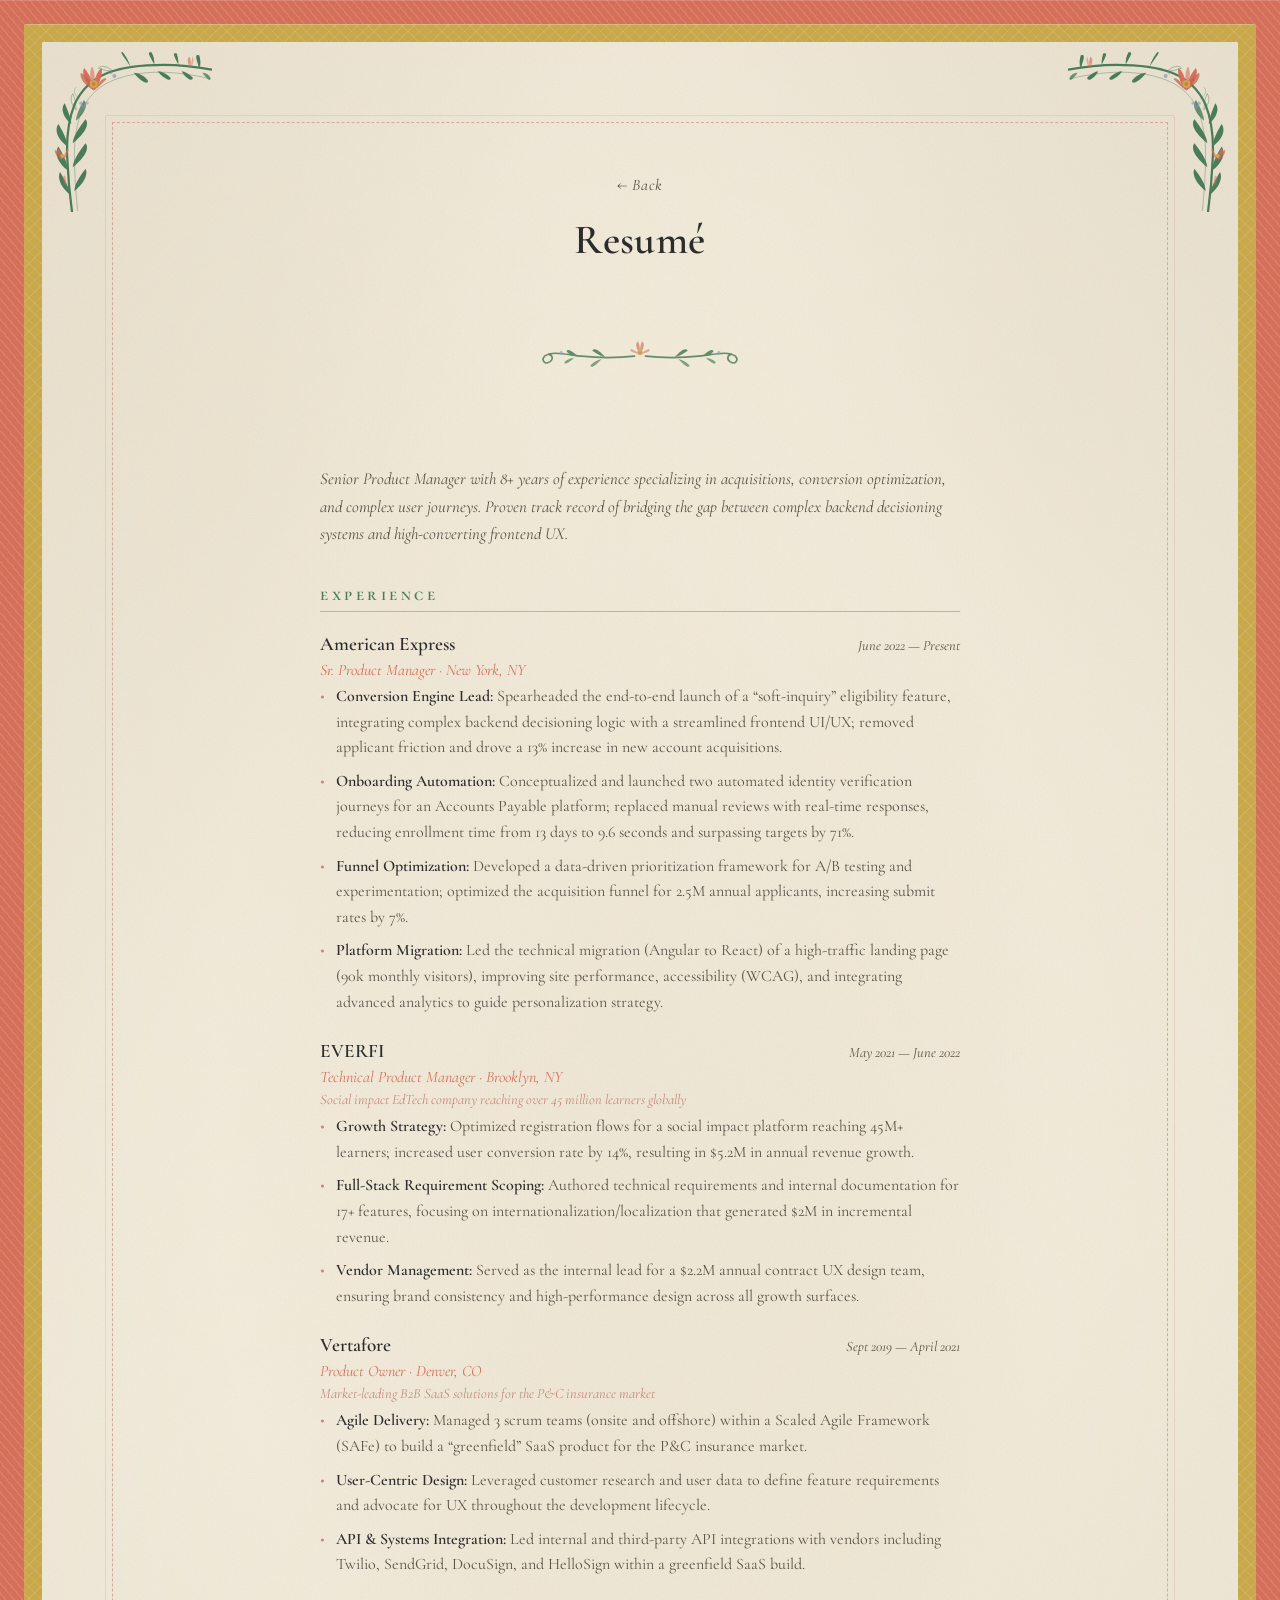
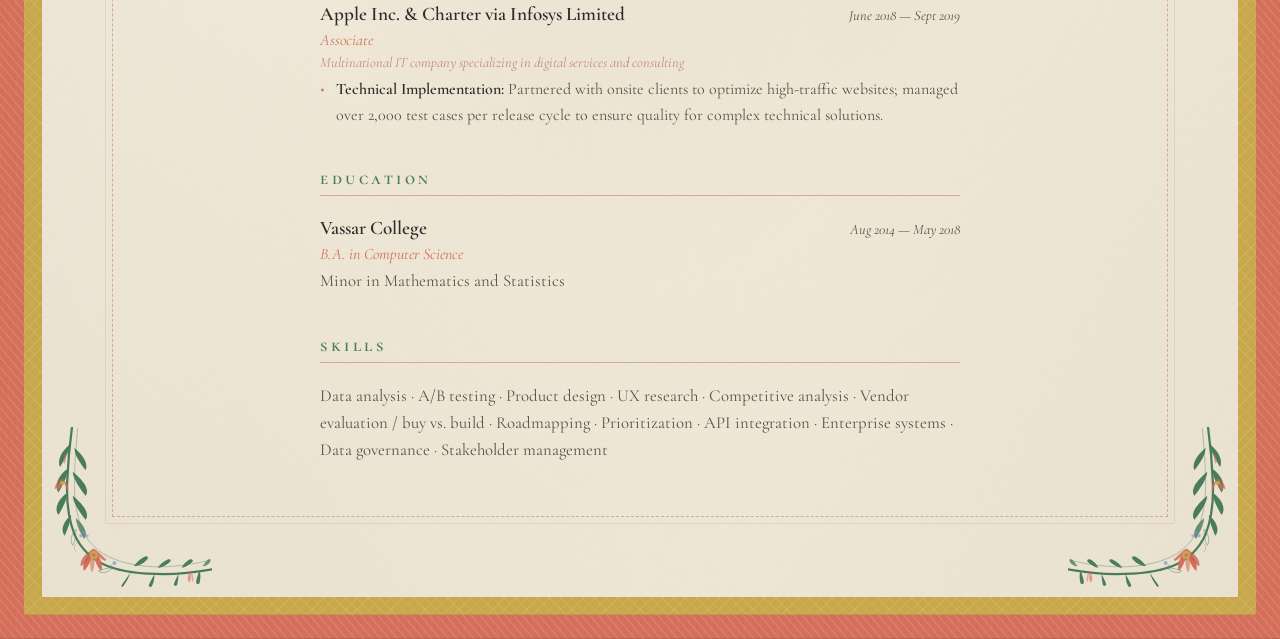
<file: resume.html>
<!DOCTYPE html>
<html lang="en">
<head>
  <meta charset="UTF-8">
  <meta name="viewport" content="width=device-width, initial-scale=1.0">
  <title>Resumé — Beatrice Land</title>
  <link rel="icon" type="image/png" href="favicon.png">
  <link rel="preconnect" href="https://fonts.googleapis.com">
  <link rel="preconnect" href="https://fonts.gstatic.com" crossorigin>
  <link href="https://fonts.googleapis.com/css2?family=Cormorant+Garamond:ital,wght@0,300;0,400;0,500;0,600;1,300;1,400;1,500&family=Cormorant+SC:wght@300;400;500;600&family=Great+Vibes&display=swap" rel="stylesheet">
  <link rel="stylesheet" href="styles.css">
</head>
<body>

  <!-- SVG Definitions -->
  <svg class="svg-defs" aria-hidden="true" xmlns="http://www.w3.org/2000/svg">
    <defs>
      <symbol id="corner-botanical" viewBox="0 0 200 200" overflow="visible">
        <path d="M25,200 C22,178 20,155 19,132 C18,108 20,86 28,66 C36,48 50,34 70,26 C90,18 115,16 140,16 C160,16 178,18 200,22" fill="none" stroke="#4A7C59" stroke-width="2.8" stroke-linecap="round"/>
        <path d="M32,198 C30,176 28,152 28,128 C28,104 32,82 42,64 C52,48 66,38 86,32 C106,26 128,24 152,26 C170,28 186,30 198,34" fill="none" stroke="#4A7C59" stroke-width="1.2" stroke-linecap="round" opacity="0.4"/>
        <path d="M52,48 C44,40 36,28 40,20 C46,26 52,38 52,48Z" fill="#D4705A"/>
        <path d="M52,48 C52,36 56,24 62,20 C64,30 58,42 52,48Z" fill="#D4705A"/>
        <path d="M52,48 C42,42 34,34 36,26 C44,30 50,40 52,48Z" fill="#C4604A" opacity="0.75"/>
        <path d="M52,48 C58,38 66,30 68,34 C62,40 56,46 52,48Z" fill="#C4604A" opacity="0.75"/>
        <path d="M52,48 C48,36 46,24 50,18 C54,24 54,36 52,48Z" fill="#D4705A" opacity="0.6"/>
        <circle cx="52" cy="40" r="5" fill="#C9A84C"/>
        <circle cx="52" cy="40" r="2.5" fill="#D4705A" opacity="0.8"/>
        <path d="M22,178 C12,170 6,158 10,150 C16,160 22,170 22,178Z" fill="#4A7C59"/>
        <path d="M28,174 C38,166 46,154 42,146 C34,156 28,166 28,174Z" fill="#4A7C59"/>
        <path d="M20,148 C8,140 2,126 8,118 C14,128 20,140 20,148Z" fill="#4A7C59"/>
        <path d="M26,144 C38,134 48,122 42,114 C34,124 26,136 26,144Z" fill="#4A7C59"/>
        <path d="M19,118 C8,110 2,98 8,90 C14,100 19,110 19,118Z" fill="#4A7C59"/>
        <path d="M26,114 C38,104 48,92 42,84 C34,94 26,106 26,114Z" fill="#4A7C59"/>
        <path d="M24,90 C14,82 10,70 16,64 C20,74 24,84 24,90Z" fill="#4A7C59"/>
        <path d="M30,86 C40,78 46,66 40,60 C34,70 30,80 30,86Z" fill="#4A7C59" opacity="0.8"/>
        <path d="M98,18 C90,6 84,0 88,0 C92,4 96,12 98,18Z" fill="#4A7C59"/>
        <path d="M102,26 C110,36 120,42 120,36 C116,30 108,26 102,26Z" fill="#4A7C59"/>
        <path d="M128,16 C122,4 118,0 124,0 C128,6 128,12 128,16Z" fill="#4A7C59"/>
        <path d="M132,24 C140,34 150,38 148,32 C144,28 138,24 132,24Z" fill="#4A7C59"/>
        <path d="M158,16 C152,4 150,0 156,2 C158,8 158,14 158,16Z" fill="#4A7C59"/>
        <path d="M162,24 C168,34 176,38 176,32 C172,28 166,24 162,24Z" fill="#4A7C59"/>
        <path d="M184,20 C180,8 178,2 184,4 C186,10 186,18 184,20Z" fill="#4A7C59"/>
        <path d="M188,26 C194,34 198,38 198,32 C196,28 192,26 188,26Z" fill="#4A7C59" opacity="0.8"/>
        <path d="M12,136 C8,130 4,124 8,120 C12,126 14,132 12,136Z" fill="#D4705A" opacity="0.75"/>
        <path d="M14,136 C18,130 22,124 20,120 C16,126 14,132 14,136Z" fill="#D4705A" opacity="0.75"/>
        <path d="M10,134 C6,130 2,126 4,122 C8,126 10,130 10,134Z" fill="#C4604A" opacity="0.6"/>
        <circle cx="13" cy="130" r="2.5" fill="#C9A84C"/>
        <path d="M172,20 C170,14 168,8 172,6 C174,10 174,16 172,20Z" fill="#D4705A" opacity="0.65"/>
        <path d="M174,20 C176,14 178,10 176,6 C174,10 174,16 174,20Z" fill="#D4705A" opacity="0.5"/>
        <path d="M18,168 C14,162 12,156 16,154 C18,160 18,166 18,168Z" fill="#D4705A" opacity="0.55"/>
        <circle cx="40" cy="68" r="2.5" fill="#7B8FBF" opacity="0.7"/>
        <circle cx="36" cy="64" r="2" fill="#7B8FBF" opacity="0.55"/>
        <circle cx="44" cy="64" r="1.8" fill="#7B8FBF" opacity="0.5"/>
        <circle cx="78" cy="30" r="2.5" fill="#7B8FBF" opacity="0.65"/>
        <circle cx="74" cy="26" r="1.8" fill="#7B8FBF" opacity="0.45"/>
        <path d="M30,72 C24,66 22,58 26,52 C28,56 30,64 30,72" fill="none" stroke="#4A7C59" stroke-width="1.2" stroke-linecap="round" opacity="0.45"/>
        <path d="M76,24 C70,18 62,16 58,20 C62,22 70,24 76,24" fill="none" stroke="#4A7C59" stroke-width="1.2" stroke-linecap="round" opacity="0.45"/>
        <path d="M34,58 C28,54 26,48 30,44" fill="none" stroke="#4A7C59" stroke-width="1" stroke-linecap="round" opacity="0.35"/>
      </symbol>
      <symbol id="ornament-divider" viewBox="0 0 240 40">
        <path d="M120,16 C116,10 114,4 118,2 C120,6 120,12 120,16Z" fill="#D4705A" opacity="0.8"/>
        <path d="M120,16 C124,10 126,4 122,2 C120,6 120,12 120,16Z" fill="#D4705A" opacity="0.8"/>
        <path d="M120,16 C114,14 108,14 110,10 C114,12 118,14 120,16Z" fill="#D4705A" opacity="0.65"/>
        <path d="M120,16 C126,14 132,14 130,10 C126,12 122,14 120,16Z" fill="#D4705A" opacity="0.65"/>
        <circle cx="120" cy="14" r="3" fill="#C9A84C"/>
        <circle cx="120" cy="14" r="1.5" fill="#D4705A" opacity="0.7"/>
        <path d="M114,18 C96,20 75,20 56,18 C38,16 24,12 16,18 C12,22 16,28 22,24 C26,21 24,16 20,16" fill="none" stroke="#4A7C59" stroke-width="1.8" stroke-linecap="round"/>
        <path d="M82,19 C76,12 70,8 68,12 C72,15 78,18 82,19Z" fill="#4A7C59"/>
        <path d="M78,21 C72,28 66,32 66,28 C68,25 74,22 78,21Z" fill="#4A7C59" opacity="0.8"/>
        <path d="M52,18 C46,12 40,9 40,13 C42,16 48,18 52,18Z" fill="#4A7C59"/>
        <path d="M48,20 C42,26 36,28 38,24 C40,22 44,20 48,20Z" fill="#4A7C59" opacity="0.8"/>
        <circle cx="34" cy="14" r="1.8" fill="#7B8FBF" opacity="0.6"/>
        <path d="M126,18 C144,20 165,20 184,18 C202,16 216,12 224,18 C228,22 224,28 218,24 C214,21 216,16 220,16" fill="none" stroke="#4A7C59" stroke-width="1.8" stroke-linecap="round"/>
        <path d="M158,19 C164,12 170,8 172,12 C168,15 162,18 158,19Z" fill="#4A7C59"/>
        <path d="M162,21 C168,28 174,32 174,28 C172,25 166,22 162,21Z" fill="#4A7C59" opacity="0.8"/>
        <path d="M188,18 C194,12 200,9 200,13 C198,16 192,18 188,18Z" fill="#4A7C59"/>
        <path d="M192,20 C198,26 204,28 202,24 C200,22 196,20 192,20Z" fill="#4A7C59" opacity="0.8"/>
        <circle cx="206" cy="14" r="1.8" fill="#7B8FBF" opacity="0.6"/>
      </symbol>
    </defs>
  </svg>

  <div class="page">
    <div class="border-outer">
      <div class="border-middle">
        <main class="invitation-card">
          <svg class="paper-texture" aria-hidden="true" preserveAspectRatio="none">
            <filter id="grain" x="0" y="0" width="100%" height="100%">
              <feTurbulence type="fractalNoise" baseFrequency="0.8" numOctaves="4" stitchTiles="stitch"/>
              <feColorMatrix type="saturate" values="0"/>
            </filter>
            <rect width="100%" height="100%" filter="url(#grain)" opacity="0.07"/>
          </svg>

          <svg class="botanical corner-tl" aria-hidden="true"><use href="#corner-botanical"/></svg>
          <svg class="botanical corner-tr" aria-hidden="true"><use href="#corner-botanical"/></svg>
          <svg class="botanical corner-bl" aria-hidden="true"><use href="#corner-botanical"/></svg>
          <svg class="botanical corner-br" aria-hidden="true"><use href="#corner-botanical"/></svg>

          <div class="inner-frame">
            <div class="content subpage-content">

              <nav class="back-nav" aria-label="Back">
                <a href="index.html" class="back-link">&larr; Back</a>
              </nav>

              <h1 class="page-title">Resumé</h1>
              <svg class="divider" aria-hidden="true"><use href="#ornament-divider"/></svg>

              <p class="resume-summary">Senior Product Manager with 8+ years of experience specializing in acquisitions, conversion optimization, and complex user journeys. Proven track record of bridging the gap between complex backend decisioning systems and high-converting frontend UX.</p>

              <div class="subpage-body">

                <section class="resume-section">
                  <h2 class="section-heading">Experience</h2>

                  <div class="resume-entry">
                    <div class="resume-header">
                      <h3 class="entry-title">American Express</h3>
                      <span class="entry-date">June 2022 — Present</span>
                    </div>
                    <p class="entry-subtitle">Sr. Product Manager &middot; New York, NY</p>
                    <ul class="entry-list">
                      <li><strong>Conversion Engine Lead:</strong> Spearheaded the end-to-end launch of a &ldquo;soft-inquiry&rdquo; eligibility feature, integrating complex backend decisioning logic with a streamlined frontend UI/UX; removed applicant friction and drove a 13% increase in new account acquisitions.</li>
                      <li><strong>Onboarding Automation:</strong> Conceptualized and launched two automated identity verification journeys for an Accounts Payable platform; replaced manual reviews with real-time responses, reducing enrollment time from 13 days to 9.6 seconds and surpassing targets by 71%.</li>
                      <li><strong>Funnel Optimization:</strong> Developed a data-driven prioritization framework for A/B testing and experimentation; optimized the acquisition funnel for 2.5M annual applicants, increasing submit rates by 7%.</li>
                      <li><strong>Platform Migration:</strong> Led the technical migration (Angular to React) of a high-traffic landing page (90k monthly visitors), improving site performance, accessibility (WCAG), and integrating advanced analytics to guide personalization strategy.</li>
                    </ul>
                  </div>

                  <div class="resume-entry">
                    <div class="resume-header">
                      <h3 class="entry-title">EVERFI</h3>
                      <span class="entry-date">May 2021 — June 2022</span>
                    </div>
                    <p class="entry-subtitle">Technical Product Manager &middot; Brooklyn, NY</p>
                    <p class="entry-company-desc">Social impact EdTech company reaching over 45 million learners globally</p>
                    <ul class="entry-list">
                      <li><strong>Growth Strategy:</strong> Optimized registration flows for a social impact platform reaching 45M+ learners; increased user conversion rate by 14%, resulting in $5.2M in annual revenue growth.</li>
                      <li><strong>Full-Stack Requirement Scoping:</strong> Authored technical requirements and internal documentation for 17+ features, focusing on internationalization/localization that generated $2M in incremental revenue.</li>
                      <li><strong>Vendor Management:</strong> Served as the internal lead for a $2.2M annual contract UX design team, ensuring brand consistency and high-performance design across all growth surfaces.</li>
                    </ul>
                  </div>

                  <div class="resume-entry">
                    <div class="resume-header">
                      <h3 class="entry-title">Vertafore</h3>
                      <span class="entry-date">Sept 2019 — April 2021</span>
                    </div>
                    <p class="entry-subtitle">Product Owner &middot; Denver, CO</p>
                    <p class="entry-company-desc">Market-leading B2B SaaS solutions for the P&amp;C insurance market</p>
                    <ul class="entry-list">
                      <li><strong>Agile Delivery:</strong> Managed 3 scrum teams (onsite and offshore) within a Scaled Agile Framework (SAFe) to build a &ldquo;greenfield&rdquo; SaaS product for the P&amp;C insurance market.</li>
                      <li><strong>User-Centric Design:</strong> Leveraged customer research and user data to define feature requirements and advocate for UX throughout the development lifecycle.</li>
                      <li><strong>API &amp; Systems Integration:</strong> Led internal and third-party API integrations with vendors including Twilio, SendGrid, DocuSign, and HelloSign within a greenfield SaaS build.</li>
                    </ul>
                  </div>

                  <div class="resume-entry">
                    <div class="resume-header">
                      <h3 class="entry-title">Apple Inc. &amp; Charter via Infosys Limited</h3>
                      <span class="entry-date">June 2018 — Sept 2019</span>
                    </div>
                    <p class="entry-subtitle">Associate</p>
                    <p class="entry-company-desc">Multinational IT company specializing in digital services and consulting</p>
                    <ul class="entry-list">
                      <li><strong>Technical Implementation:</strong> Partnered with onsite clients to optimize high-traffic websites; managed over 2,000 test cases per release cycle to ensure quality for complex technical solutions.</li>
                    </ul>
                  </div>
                </section>

                <section class="resume-section">
                  <h2 class="section-heading">Education</h2>
                  <div class="resume-entry">
                    <div class="resume-header">
                      <h3 class="entry-title">Vassar College</h3>
                      <span class="entry-date">Aug 2014 — May 2018</span>
                    </div>
                    <p class="entry-subtitle">B.A. in Computer Science</p>
                    <p class="entry-detail">Minor in Mathematics and Statistics</p>
                  </div>
                </section>

                <section class="resume-section">
                  <h2 class="section-heading">Skills</h2>
                  <p class="entry-detail">Data analysis &middot; A/B testing &middot; Product design &middot; UX research &middot; Competitive analysis &middot; Vendor evaluation / buy vs. build &middot; Roadmapping &middot; Prioritization &middot; API integration &middot; Enterprise systems &middot; Data governance &middot; Stakeholder management</p>
                </section>

              </div>
            </div>
          </div>
        </main>
      </div>
    </div>
  </div>

</body>
</html>
</file>
<file: styles.css>
/* ============================================
   BEATRICE LAND — Personal Website
   Styled as a layered wedding invitation
   ============================================ */

/* --- Custom Properties --- */
:root {
  --coral: #D4705A;
  --coral-deep: #C4604A;
  --gold: #C9A84C;
  --gold-light: #D4B85C;
  --green: #4A7C59;
  --green-dark: #3A6248;
  --periwinkle: #7B8FBF;
  --parchment: #F5EFE0;
  --parchment-dark: #EDE6D6;
  --page-bg: #E8E0D0;
  --text: #2C2C2C;
  --text-muted: #5A5248;
  --rose: #C4887A;
  --rose-light: #D4A89A;
}

/* --- Reset & Base --- */
*,
*::before,
*::after {
  margin: 0;
  padding: 0;
  box-sizing: border-box;
}

html {
  font-size: 16px;
  -webkit-font-smoothing: antialiased;
  -moz-osx-font-smoothing: grayscale;
}

body {
  min-height: 100dvh;
  display: flex;
  align-items: stretch;
  justify-content: stretch;
  background-color: var(--coral);
  font-family: 'Cormorant Garamond', 'Georgia', serif;
  color: var(--text);
  padding: 0;
}

/* --- Hidden SVG Defs --- */
.svg-defs {
  position: absolute;
  width: 0;
  height: 0;
  overflow: hidden;
}

/* ============================================
   PAGE CONTAINER
   ============================================ */
.page {
  width: 100%;
  min-height: 100dvh;
  display: flex;
  flex-direction: column;
  animation: card-reveal 1s ease-out both;
}

/* ============================================
   LAYERED BORDER FRAMES
   ============================================ */

/* --- Outer Frame: Coral with diagonal stripes --- */
.border-outer {
  background-color: var(--coral);
  background-image:
    repeating-linear-gradient(
      50deg,
      transparent,
      transparent 5px,
      rgba(255, 255, 255, 0.1) 5px,
      rgba(255, 255, 255, 0.1) 6.5px
    );
  padding: clamp(14px, 2.5vw, 24px);
  border-radius: 0;
  flex: 1;
  display: flex;
  flex-direction: column;
  box-shadow:
    inset 0 1px 0 rgba(255, 255, 255, 0.15),
    inset 0 -1px 0 rgba(0, 0, 0, 0.1);
  animation: border-outer-reveal 0.8s ease-out both;
}

/* --- Middle Frame: Gold with crosshatch --- */
.border-middle {
  background-color: var(--gold);
  background-image:
    repeating-linear-gradient(
      45deg,
      transparent,
      transparent 7px,
      rgba(255, 255, 255, 0.09) 7px,
      rgba(255, 255, 255, 0.09) 8px
    ),
    repeating-linear-gradient(
      -45deg,
      transparent,
      transparent 7px,
      rgba(255, 255, 255, 0.09) 7px,
      rgba(255, 255, 255, 0.09) 8px
    );
  padding: clamp(10px, 2vw, 18px);
  border-radius: 2px;
  flex: 1;
  display: flex;
  flex-direction: column;
  box-shadow:
    inset 0 1px 0 rgba(255, 255, 255, 0.2),
    inset 0 -1px 0 rgba(0, 0, 0, 0.08);
  animation: border-middle-reveal 0.8s ease-out 0.1s both;
}

/* ============================================
   INVITATION CARD (Parchment)
   ============================================ */
.invitation-card {
  position: relative;
  background-color: var(--parchment);
  background-image:
    /* warm blotchy spots — like aged paper */
    radial-gradient(ellipse at 15% 20%, rgba(195, 170, 130, 0.12) 0%, transparent 40%),
    radial-gradient(ellipse at 85% 15%, rgba(190, 165, 125, 0.09) 0%, transparent 35%),
    radial-gradient(ellipse at 70% 70%, rgba(195, 170, 130, 0.11) 0%, transparent 45%),
    radial-gradient(ellipse at 30% 80%, rgba(185, 160, 120, 0.08) 0%, transparent 35%),
    radial-gradient(ellipse at 50% 45%, rgba(180, 155, 115, 0.06) 0%, transparent 50%),
    /* darker edges — vignette like worn paper */
    radial-gradient(ellipse at center, transparent 50%, rgba(150, 130, 95, 0.1) 100%);
  border-radius: 1px;
  padding: clamp(40px, 8vw, 80px) clamp(32px, 6vw, 70px);
  overflow: hidden;
  flex: 1;
  display: flex;
  flex-direction: column;
  animation: card-content-reveal 0.9s ease-out 0.15s both;
}

/* Paper grain texture overlay */
.paper-texture {
  position: absolute;
  inset: 0;
  width: 100%;
  height: 100%;
  pointer-events: none;
  z-index: 1;
  mix-blend-mode: multiply;
}

/* ============================================
   BOTANICAL CORNER FLOURISHES
   ============================================ */
.botanical {
  position: absolute;
  width: clamp(100px, 28%, 160px);
  height: clamp(100px, 28%, 160px);
  z-index: 2;
  pointer-events: none;
  opacity: 0;
  animation: botanical-reveal 1s ease-out 0.5s both;
}

.corner-tl {
  top: clamp(4px, 1vw, 10px);
  left: clamp(4px, 1vw, 10px);
}

.corner-tr {
  top: clamp(4px, 1vw, 10px);
  right: clamp(4px, 1vw, 10px);
  transform: scaleX(-1);
}

.corner-bl {
  bottom: clamp(4px, 1vw, 10px);
  left: clamp(4px, 1vw, 10px);
  transform: scaleY(-1);
}

.corner-br {
  bottom: clamp(4px, 1vw, 10px);
  right: clamp(4px, 1vw, 10px);
  transform: scale(-1, -1);
}

/* ============================================
   INNER DECORATIVE FRAME
   ============================================ */
.inner-frame {
  position: relative;
  z-index: 3;
  border: 1.5px dashed var(--rose-light);
  padding: clamp(28px, 5vw, 52px) clamp(20px, 4vw, 40px);
  border-radius: 1px;
  width: 100%;
  flex: 1;
  display: flex;
  align-items: center;
  justify-content: center;
}

/* Subtle inner shadow for depth */
.inner-frame::before {
  content: '';
  position: absolute;
  inset: -8px;
  border: 1px solid rgba(196, 136, 122, 0.2);
  border-radius: 2px;
  pointer-events: none;
}

/* ============================================
   CONTENT
   ============================================ */
.content {
  display: flex;
  flex-direction: column;
  align-items: center;
  text-align: center;
  gap: 0;
  opacity: 0;
  animation: text-reveal 0.8s ease-out 0.7s both;
}

/* --- Greeting --- */
.greeting {
  font-family: 'Cormorant SC', 'Cormorant Garamond', serif;
  font-size: clamp(0.85rem, 2vw, 1.05rem);
  font-weight: 400;
  letter-spacing: 0.18em;
  color: var(--text-muted);
  margin-bottom: clamp(8px, 2vw, 16px);
  text-transform: lowercase;
}

/* --- Name (Script) --- */
.name {
  font-family: 'Great Vibes', cursive;
  font-size: clamp(2.6rem, 8vw, 4.2rem);
  font-weight: 400;
  color: var(--text);
  line-height: 1.15;
  margin-bottom: clamp(12px, 2.5vw, 24px);
  letter-spacing: 0.02em;
}

/* --- Ornamental Divider --- */
.divider {
  width: clamp(140px, 50%, 220px);
  height: auto;
  margin-bottom: clamp(16px, 3vw, 32px);
  opacity: 0.85;
}

/* --- Navigation Links --- */
.links {
  display: flex;
  align-items: center;
  gap: clamp(10px, 2.5vw, 20px);
  margin-bottom: clamp(20px, 4vw, 40px);
  flex-wrap: wrap;
  justify-content: center;
}

.link {
  font-family: 'Cormorant Garamond', serif;
  font-size: clamp(1rem, 2.5vw, 1.2rem);
  font-weight: 500;
  font-style: italic;
  color: var(--text);
  text-decoration: none;
  letter-spacing: 0.06em;
  position: relative;
  transition: color 0.35s ease;
  padding-bottom: 2px;
}

.link::after {
  content: '';
  position: absolute;
  bottom: 0;
  left: 50%;
  width: 0;
  height: 1px;
  background-color: var(--coral);
  transition: width 0.35s ease, left 0.35s ease;
}

.link:hover {
  color: var(--coral);
}

.link:hover::after {
  width: 100%;
  left: 0;
}

.dot {
  font-size: 1.4em;
  color: var(--rose);
  line-height: 1;
  user-select: none;
}

/* --- Footer / Contact --- */
.card-footer {
  padding-top: clamp(4px, 1vw, 8px);
}

.contact {
  font-family: 'Cormorant Garamond', serif;
  font-size: clamp(0.8rem, 1.8vw, 0.95rem);
  font-weight: 400;
  color: var(--text-muted);
  letter-spacing: 0.08em;
}

.contact-link {
  color: var(--text-muted);
  text-decoration: none;
  border-bottom: 1px solid rgba(90, 82, 72, 0.25);
  transition: color 0.3s ease, border-color 0.3s ease;
}

.contact-link:hover {
  color: var(--coral);
  border-color: var(--coral);
}

/* ============================================
   SUBPAGE LAYOUT
   ============================================ */
.subpage-content {
  align-items: stretch;
  width: 100%;
  max-width: 640px;
}

.subpage-content .page-title,
.subpage-content .divider {
  align-self: center;
}

/* --- Back Navigation --- */
.back-nav {
  margin-bottom: clamp(12px, 2vw, 20px);
}

.back-link {
  font-family: 'Cormorant Garamond', serif;
  font-size: clamp(0.85rem, 2vw, 1rem);
  font-weight: 400;
  font-style: italic;
  color: var(--text-muted);
  text-decoration: none;
  letter-spacing: 0.04em;
  transition: color 0.3s ease;
}

.back-link:hover {
  color: var(--coral);
}

/* --- Page Title (Script, like name) --- */
.page-title {
  font-family: 'Cormorant Garamond', serif;
  font-size: clamp(1.8rem, 5vw, 2.6rem);
  font-weight: 600;
  color: var(--text);
  line-height: 1.25;
  margin-bottom: clamp(8px, 2vw, 16px);
  letter-spacing: 0.01em;
}

/* --- Subpage Body --- */
.subpage-body {
  width: 100%;
  text-align: left;
}

/* ============================================
   RESUME STYLES
   ============================================ */
.resume-summary {
  font-family: 'Cormorant Garamond', serif;
  font-size: clamp(0.9rem, 2vw, 1.05rem);
  font-weight: 400;
  font-style: italic;
  color: var(--text-muted);
  line-height: 1.65;
  text-align: left;
  width: 100%;
  margin-bottom: clamp(20px, 4vw, 36px);
}

.resume-section {
  margin-bottom: clamp(24px, 4vw, 40px);
}

.resume-section:last-child {
  margin-bottom: 0;
}

.section-heading {
  font-family: 'Cormorant SC', 'Cormorant Garamond', serif;
  font-size: clamp(0.9rem, 2vw, 1.1rem);
  font-weight: 600;
  letter-spacing: 0.2em;
  color: var(--green);
  text-transform: lowercase;
  border-bottom: 1px solid var(--rose-light);
  padding-bottom: 6px;
  margin-bottom: clamp(12px, 2vw, 20px);
}

.resume-entry {
  margin-bottom: clamp(16px, 3vw, 24px);
}

.resume-entry:last-child {
  margin-bottom: 0;
}

.resume-header {
  display: flex;
  justify-content: space-between;
  align-items: baseline;
  flex-wrap: wrap;
  gap: 8px;
  margin-bottom: 4px;
}

.entry-title {
  font-family: 'Cormorant Garamond', serif;
  font-size: clamp(1rem, 2.5vw, 1.2rem);
  font-weight: 600;
  color: var(--text);
}

.entry-date {
  font-family: 'Cormorant Garamond', serif;
  font-size: clamp(0.8rem, 1.8vw, 0.9rem);
  font-weight: 400;
  font-style: italic;
  color: var(--text-muted);
  white-space: nowrap;
}

.entry-subtitle {
  font-family: 'Cormorant Garamond', serif;
  font-size: clamp(0.85rem, 2vw, 1rem);
  font-weight: 400;
  font-style: italic;
  color: var(--coral);
  margin-bottom: 4px;
}

.entry-company-desc {
  font-family: 'Cormorant Garamond', serif;
  font-size: clamp(0.8rem, 1.8vw, 0.9rem);
  font-weight: 400;
  font-style: italic;
  color: var(--rose);
  margin-bottom: 6px;
}

.entry-detail {
  font-family: 'Cormorant Garamond', serif;
  font-size: clamp(0.9rem, 2vw, 1.05rem);
  font-weight: 400;
  color: var(--text-muted);
  line-height: 1.6;
}

.entry-list {
  list-style: none;
  padding: 0;
}

.entry-list li {
  font-family: 'Cormorant Garamond', serif;
  font-size: clamp(0.88rem, 2vw, 1rem);
  font-weight: 400;
  color: var(--text-muted);
  line-height: 1.6;
  padding-left: 16px;
  position: relative;
  margin-bottom: 8px;
}

.entry-list li:last-child {
  margin-bottom: 0;
}

.entry-list li::before {
  content: '\2022';
  color: var(--rose);
  position: absolute;
  left: 0;
  top: 0;
}

.entry-list li strong {
  font-weight: 600;
  color: var(--text);
}

/* ============================================
   ART GALLERY STYLES
   ============================================ */
.art-grid {
  display: grid;
  grid-template-columns: repeat(auto-fill, minmax(160px, 1fr));
  gap: clamp(16px, 3vw, 24px);
}

.art-piece {
  text-align: center;
}

.art-img {
  width: 100%;
  height: auto;
  object-fit: contain;
  border: 1px solid var(--rose-light);
  border-radius: 2px;
  margin-bottom: 8px;
  background-color: var(--parchment-dark);
}

.art-caption {
  font-family: 'Cormorant Garamond', serif;
  font-size: clamp(0.8rem, 1.8vw, 0.95rem);
  font-weight: 400;
  font-style: italic;
  color: var(--text-muted);
}

/* ============================================
   LIGHTBOX
   ============================================ */
.lightbox {
  position: fixed;
  inset: 0;
  z-index: 1000;
  background-color: rgba(44, 44, 44, 0.85);
  display: flex;
  flex-direction: column;
  align-items: center;
  justify-content: center;
  padding: 40px;
  opacity: 0;
  visibility: hidden;
  transition: opacity 0.3s ease, visibility 0.3s ease;
}

.lightbox.active {
  opacity: 1;
  visibility: visible;
}

.lightbox-close {
  position: absolute;
  top: 16px;
  right: 24px;
  background: none;
  border: none;
  color: var(--parchment);
  font-size: 2.4rem;
  font-family: 'Cormorant Garamond', serif;
  cursor: pointer;
  line-height: 1;
  padding: 4px 8px;
  transition: color 0.3s ease;
  z-index: 1001;
}

.lightbox-close:hover {
  color: var(--coral);
}

.lightbox-img {
  max-width: min(90vw, 500px);
  max-height: 75vh;
  object-fit: contain;
  border-radius: 2px;
  box-shadow: 0 4px 40px rgba(0, 0, 0, 0.3);
}

.lightbox-caption {
  font-family: 'Cormorant Garamond', serif;
  font-size: clamp(0.9rem, 2vw, 1.1rem);
  font-weight: 400;
  font-style: italic;
  color: var(--parchment);
  margin-top: 16px;
  text-align: center;
}

/* ============================================
   BLOG STYLES
   ============================================ */
.blog-post {
  margin-bottom: clamp(24px, 4vw, 36px);
  padding-bottom: clamp(24px, 4vw, 36px);
  border-bottom: 1px solid var(--rose-light);
}

.blog-post:last-child {
  border-bottom: none;
  margin-bottom: 0;
  padding-bottom: 0;
}

.post-date {
  font-family: 'Cormorant SC', 'Cormorant Garamond', serif;
  font-size: clamp(0.75rem, 1.6vw, 0.85rem);
  font-weight: 400;
  letter-spacing: 0.15em;
  color: var(--rose);
  display: block;
  margin-bottom: 4px;
}

.post-title {
  font-family: 'Cormorant Garamond', serif;
  font-size: clamp(1.1rem, 2.8vw, 1.4rem);
  font-weight: 600;
  color: var(--text);
  margin-bottom: 8px;
  line-height: 1.3;
}

.post-excerpt {
  font-family: 'Cormorant Garamond', serif;
  font-size: clamp(0.9rem, 2vw, 1.05rem);
  font-weight: 400;
  color: var(--text-muted);
  line-height: 1.65;
  margin-bottom: 10px;
}

.post-body p {
  font-family: 'Cormorant Garamond', serif;
  font-size: clamp(0.92rem, 2vw, 1.08rem);
  font-weight: 400;
  color: var(--text);
  line-height: 1.75;
  margin-bottom: 1em;
}

.post-body p:last-child {
  margin-bottom: 0;
}

.post-images {
  display: flex;
  gap: clamp(8px, 1.5vw, 14px);
  margin: 1.2em 0;
}

.post-images img {
  flex: 1;
  min-width: 0;
  height: auto;
  border-radius: 4px;
  box-shadow: 0 2px 8px rgba(0,0,0,0.12);
}

.post-images-1 img {
  max-width: 60%;
  flex: none;
  display: block;
  margin: 0 auto;
}

.read-more {
  font-family: 'Cormorant Garamond', serif;
  font-size: clamp(0.85rem, 1.8vw, 0.95rem);
  font-weight: 500;
  font-style: italic;
  color: var(--coral);
  text-decoration: none;
  transition: color 0.3s ease;
}

.read-more:hover {
  color: var(--coral-deep);
}

/* ============================================
   SUBSCRIBE SECTION
   ============================================ */
.subscribe-section {
  display: flex;
  flex-direction: column;
  align-items: center;
  text-align: center;
  margin-top: clamp(24px, 4vw, 40px);
}

.subscribe-heading {
  font-family: 'Cormorant SC', 'Cormorant Garamond', serif;
  font-size: clamp(0.9rem, 2vw, 1.1rem);
  font-weight: 400;
  letter-spacing: 0.18em;
  color: var(--text-muted);
  margin-top: clamp(12px, 2vw, 20px);
  margin-bottom: 6px;
  text-transform: lowercase;
}

.subscribe-note {
  font-family: 'Cormorant Garamond', serif;
  font-size: clamp(0.85rem, 1.8vw, 0.95rem);
  font-weight: 400;
  font-style: italic;
  color: var(--rose);
  margin-bottom: clamp(14px, 2.5vw, 22px);
}

.subscribe-form {
  display: flex;
  gap: 10px;
  flex-wrap: wrap;
  justify-content: center;
  width: 100%;
  max-width: 380px;
}

.subscribe-form input[type="email"] {
  flex: 1;
  min-width: 180px;
  padding: 8px 14px;
  font-family: 'Cormorant Garamond', serif;
  font-size: clamp(0.9rem, 2vw, 1rem);
  font-style: italic;
  color: var(--text);
  background-color: transparent;
  border: 1px solid var(--rose-light);
  border-radius: 1px;
  outline: none;
  transition: border-color 0.3s ease;
  -webkit-appearance: none;
  appearance: none;
}

.subscribe-form input[type="email"]::placeholder {
  color: var(--rose-light);
}

.subscribe-form input[type="email"]:focus {
  border-color: var(--coral);
}

.subscribe-form button[type="submit"] {
  padding: 8px 20px;
  font-family: 'Cormorant SC', 'Cormorant Garamond', serif;
  font-size: clamp(0.85rem, 1.8vw, 0.95rem);
  font-weight: 600;
  letter-spacing: 0.12em;
  color: var(--parchment);
  background-color: var(--coral);
  border: 1px solid var(--coral);
  border-radius: 1px;
  cursor: pointer;
  transition: background-color 0.3s ease, border-color 0.3s ease;
  text-transform: lowercase;
  -webkit-appearance: none;
  appearance: none;
}

.subscribe-form button[type="submit"]:hover {
  background-color: var(--coral-deep);
  border-color: var(--coral-deep);
}

/* ============================================
   ANIMATIONS
   ============================================ */
@keyframes card-reveal {
  from {
    opacity: 0;
    transform: scale(0.97) translateY(8px);
  }
  to {
    opacity: 1;
    transform: scale(1) translateY(0);
  }
}

@keyframes border-outer-reveal {
  from { opacity: 0; }
  to { opacity: 1; }
}

@keyframes border-middle-reveal {
  from { opacity: 0; }
  to { opacity: 1; }
}

@keyframes card-content-reveal {
  from { opacity: 0; }
  to { opacity: 1; }
}

@keyframes botanical-fade {
  from { opacity: 0; }
  to { opacity: 1; }
}

.corner-tl { animation: botanical-fade 1s ease-out 0.5s both; }
.corner-tr { animation: botanical-fade 1s ease-out 0.6s both; }
.corner-bl { animation: botanical-fade 1s ease-out 0.65s both; }
.corner-br { animation: botanical-fade 1s ease-out 0.7s both; }

@keyframes text-reveal {
  from {
    opacity: 0;
    transform: translateY(6px);
  }
  to {
    opacity: 1;
    transform: translateY(0);
  }
}

/* ============================================
   RESPONSIVE
   ============================================ */

/* Mobile */
@media (max-width: 520px) {
  .border-outer {
    padding: 10px;
  }

  .border-middle {
    padding: 8px;
  }

  .invitation-card {
    padding: clamp(32px, 10vw, 60px) clamp(20px, 6vw, 40px);
  }

  .inner-frame {
    padding: clamp(20px, 6vw, 36px) clamp(12px, 4vw, 24px);
    border-width: 1px;
  }

  .inner-frame::before {
    inset: -5px;
  }

  .botanical {
    width: 80px;
    height: 80px;
  }

  .links {
    gap: 8px 16px;
  }
}

/* Very small screens */
@media (max-width: 360px) {
  .botanical {
    width: 60px;
    height: 60px;
  }

  .name {
    font-size: 2.2rem;
  }

  .border-outer {
    padding: 8px;
  }

  .border-middle {
    padding: 6px;
  }
}

/* --- Prefers reduced motion --- */
@media (prefers-reduced-motion: reduce) {
  *,
  *::before,
  *::after {
    animation-duration: 0.01ms !important;
    animation-delay: 0ms !important;
  }
}
</file>
